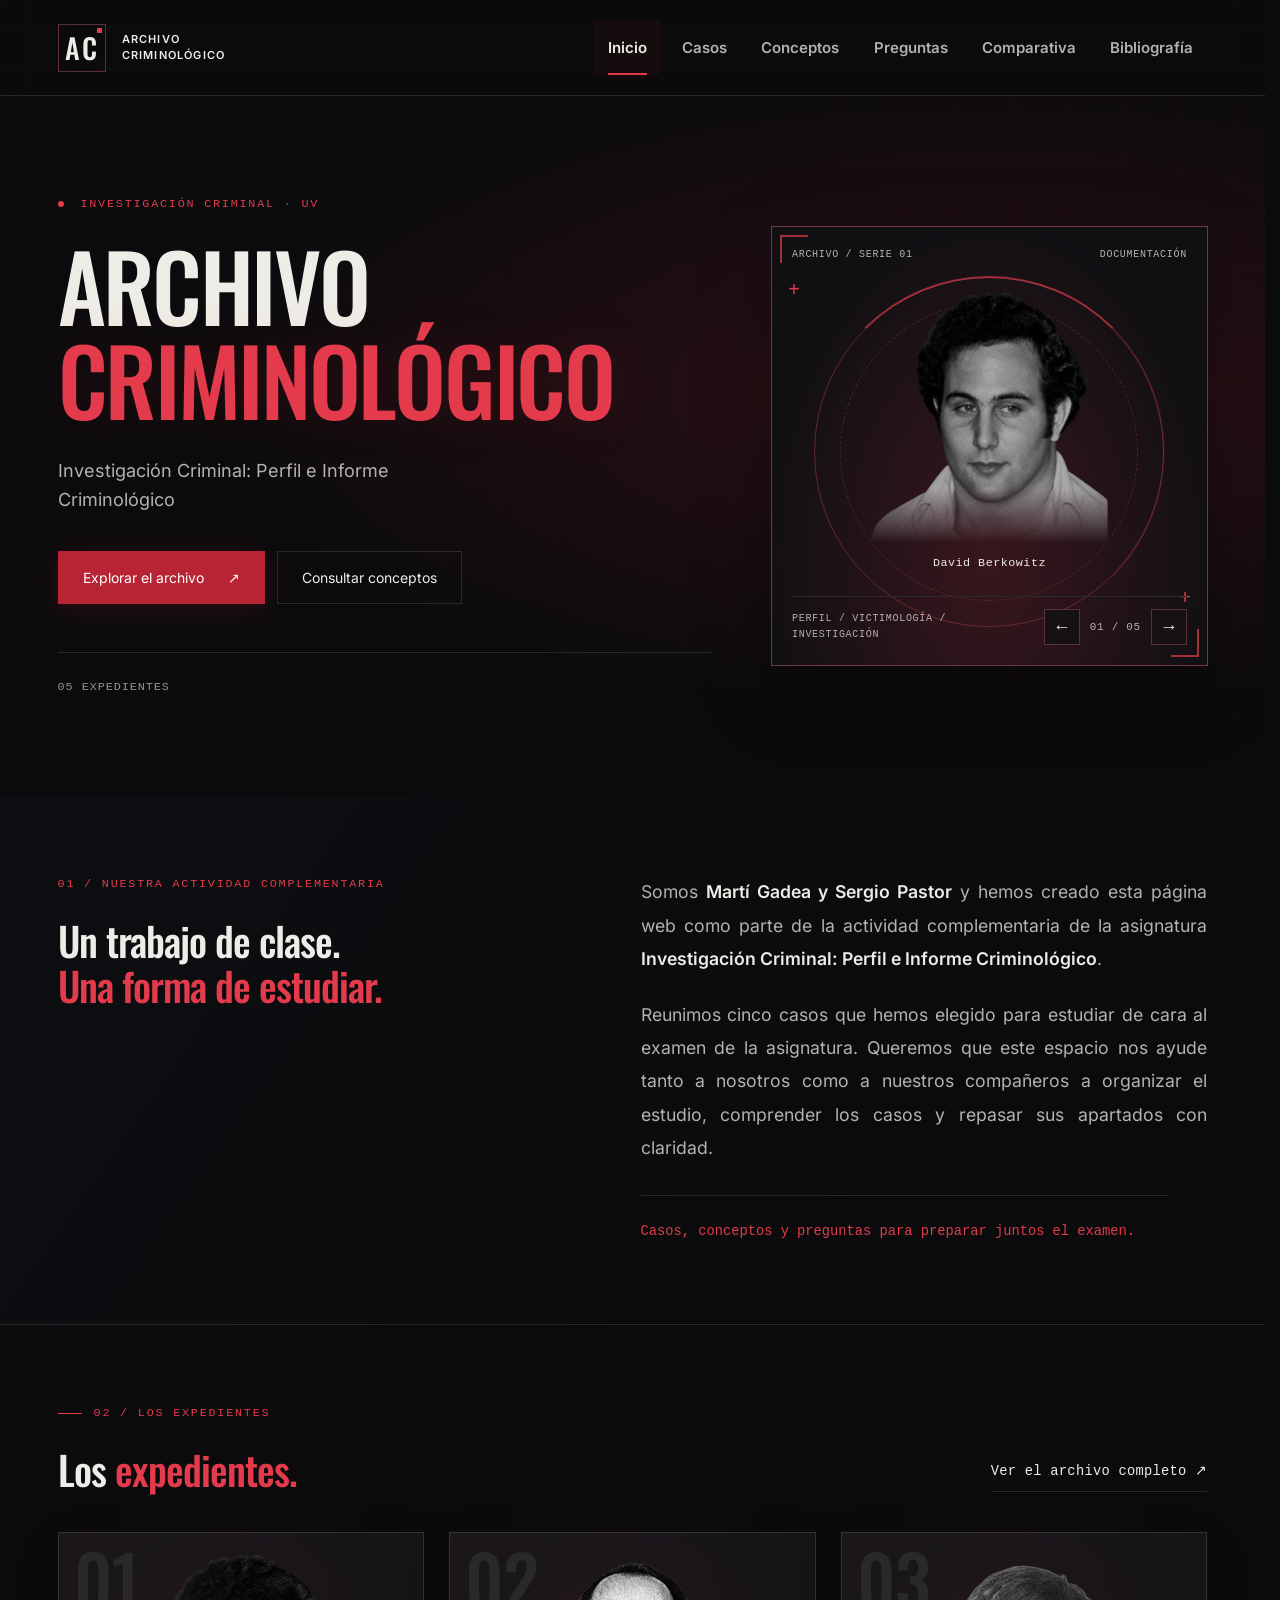
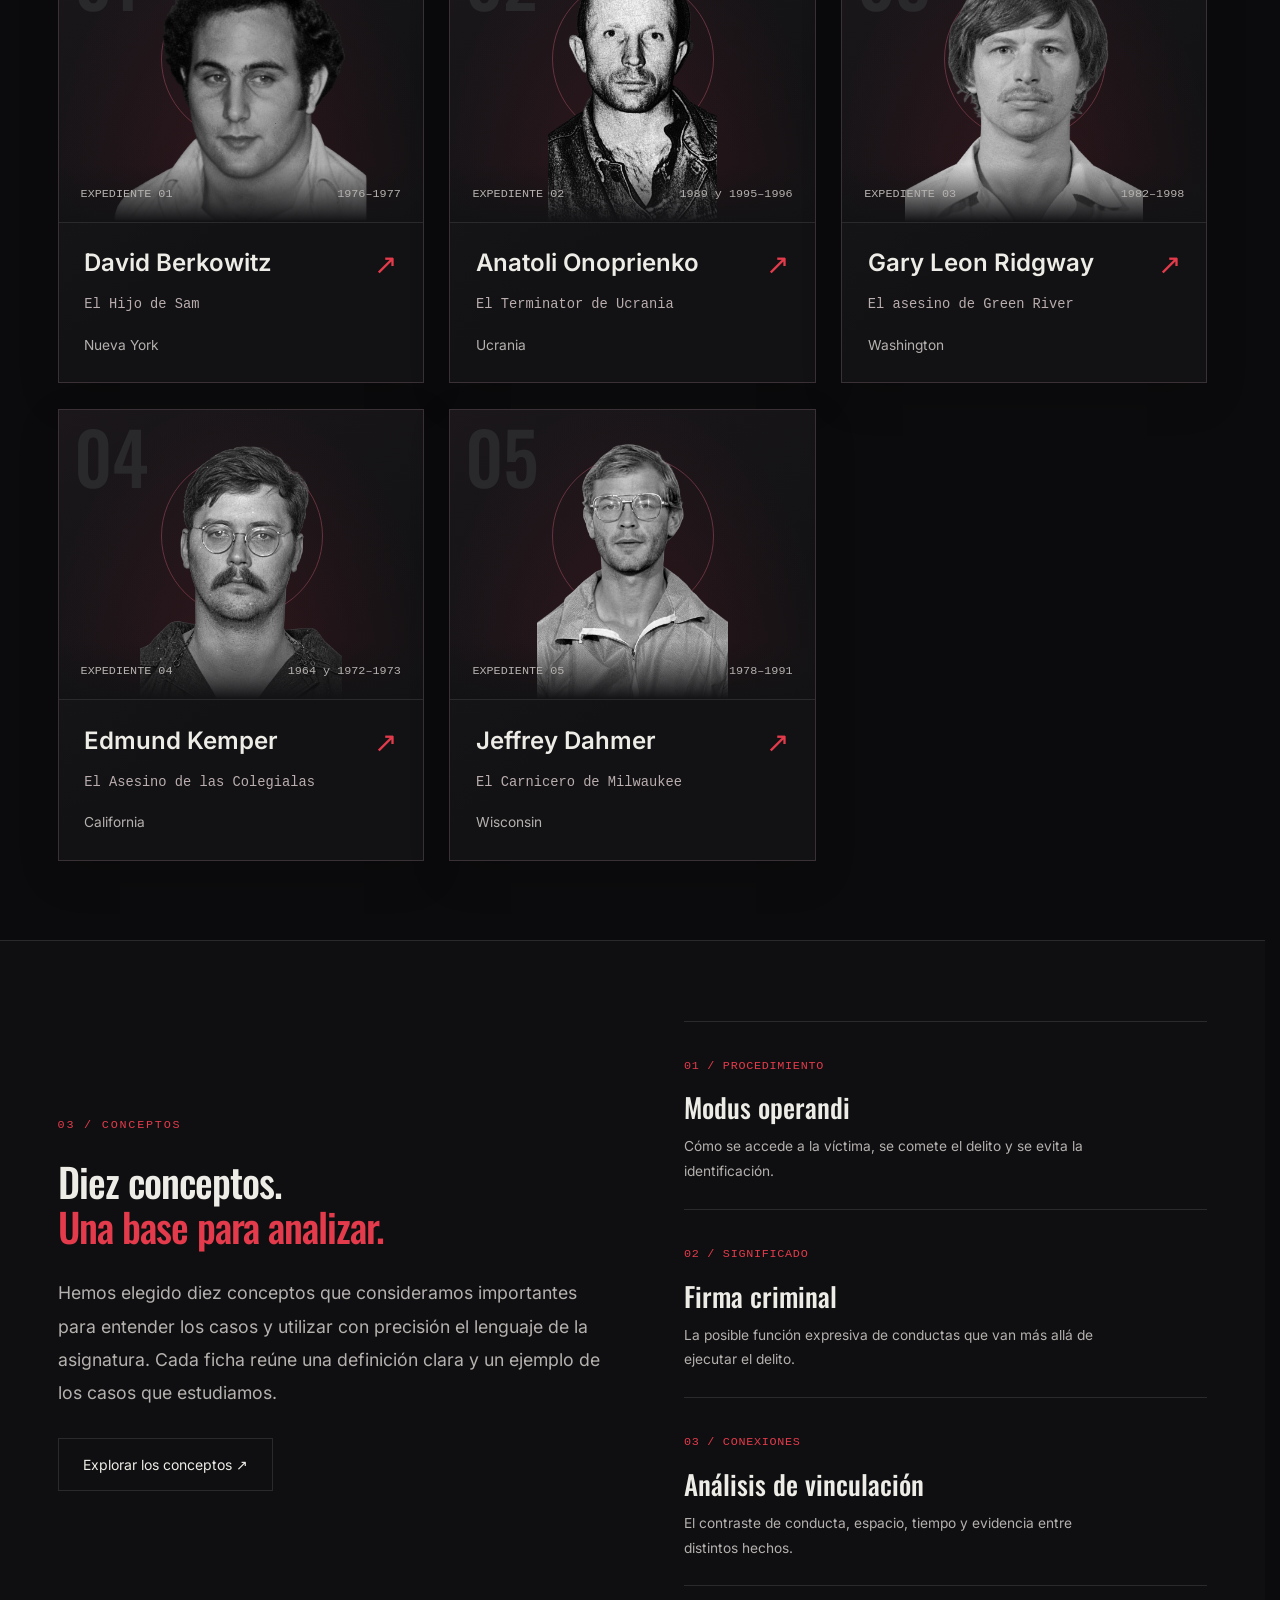
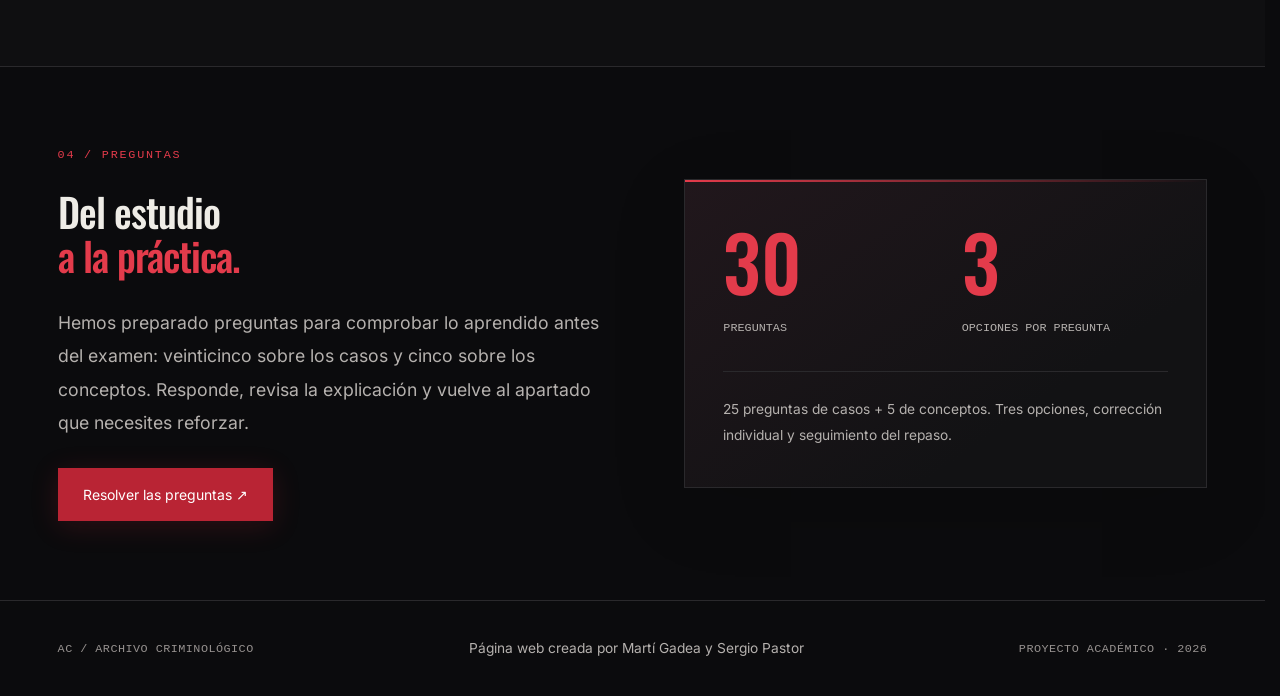
<file: index.html>
<!doctype html>
<html lang="es"><head><meta charset="utf-8"><meta name="viewport" content="width=device-width,initial-scale=1"><meta name="theme-color" content="#0b0b0d"><meta name="description" content="Archivo académico de casos para estudiantes de Investigación Criminal: Perfil e Informe Criminológico. Cinco casos, análisis de vinculación, comparativa, conceptos y preguntas tipo test."><title>Inicio — Archivo Criminológico</title><link rel="icon" href="assets/favicon.svg" type="image/svg+xml"><link rel="stylesheet" href="css/style.css?v=20261108-3"><link rel="stylesheet" href="css/motion.css?v=20261108-3"><link rel="stylesheet" href="css/study.css?v=20261108-3"><link rel="stylesheet" href="css/refinement.css?v=20261108-3"></head>
<body><a class="skip-link" href="#main">Saltar al contenido</a><div class="reading-progress" aria-hidden="true"></div>
<header class="site-header"><a class="brand" href="index.html" aria-label="Archivo Criminológico, inicio"><span class="brand-mark">AC<span class="brand-dot"></span></span><span>ARCHIVO<br>CRIMINOLÓGICO</span></a><button class="menu-toggle" type="button" aria-label="Abrir menú" aria-expanded="false" aria-controls="siteNav"><span></span><span></span></button><nav id="siteNav" aria-label="Navegación principal"><a href="index.html" class="active" aria-current="page">Inicio</a><a href="casos.html">Casos</a><a href="conceptos.html">Conceptos</a><a href="preguntas.html">Preguntas</a><a href="comparativa.html">Comparativa</a><a href="bibliografia.html">Bibliografía</a></nav><span class="header-meta">CUADERNO DE ESTUDIO <i></i></span></header>
<main id="main"><noscript><p class="no-script">Activa JavaScript para consultar el contenido interactivo del archivo.</p></noscript>
<section class="hero"><div class="hero-copy"><div class="eyebrow"><span class="live-dot"></span> INVESTIGACIÓN CRIMINAL · UV</div><h1>ARCHIVO<br><em>CRIMINOLÓGICO</em></h1><p class="hero-description">Investigación Criminal: Perfil e Informe Criminológico</p><div class="hero-actions"><a class="btn btn-red" href="casos.html">Explorar el archivo <span aria-hidden="true">↗</span></a><a class="btn btn-ghost" href="conceptos.html">Consultar conceptos</a></div><div class="hero-bottom"><span>05 EXPEDIENTES</span></div></div>
<div class="hero-visual-motion"><div class="hero-art" aria-label="Retratos de los cinco expedientes del archivo"><div class="art-top"><span>ARCHIVO / SERIE 01</span><span>DOCUMENTACIÓN</span></div><div class="orbital" aria-hidden="true"></div><span class="art-cross cross-1" aria-hidden="true">+</span><span class="art-cross cross-2" aria-hidden="true">+</span><div id="heroGallery" class="hero-gallery"><div class="hero-portraits gallery-group single-portrait is-active" role="group" aria-roledescription="diapositiva" aria-label="1 de 5: David Berkowitz"><img src="assets/portraits/berkowitz.png" alt="David Berkowitz · retrato de archivo"><span class="gallery-person">David Berkowitz</span></div></div><div class="art-bottom"><span>PERFIL / VICTIMOLOGÍA / INVESTIGACIÓN</span><div class="gallery-controls"><button type="button" id="galleryPrev" aria-label="Retrato anterior">←</button><span id="galleryCount">01 / 05</span><button type="button" id="galleryNext" aria-label="Retrato siguiente">→</button></div></div></div></div></section>
<section class="section intro academic-purpose"><div class="reveal"><div class="eyebrow">01 / NUESTRA ACTIVIDAD COMPLEMENTARIA</div><h2>Un trabajo de clase.<br><em>Una forma de estudiar.</em></h2></div><div class="purpose-copy reveal"><p>Somos <strong>Martí Gadea y Sergio Pastor</strong> y hemos creado esta página web como parte de la actividad complementaria de la asignatura <strong>Investigación Criminal: Perfil e Informe Criminológico</strong>.</p><p>Reunimos cinco casos que hemos elegido para estudiar de cara al examen de la asignatura. Queremos que este espacio nos ayude tanto a nosotros como a nuestros compañeros a organizar el estudio, comprender los casos y repasar sus apartados con claridad.</p><p class="purpose-end">Casos, conceptos y preguntas para preparar juntos el examen.</p></div></section>
<section class="section featured"><div class="section-heading reveal"><div><div class="eyebrow">02 / LOS EXPEDIENTES</div><h2>Los <em>expedientes.</em></h2></div><a class="text-link" href="casos.html">Ver el archivo completo ↗</a></div><div id="featuredCases" class="case-grid"></div></section>
<section class="section method resource-section"><div class="resource-heading reveal"><div class="eyebrow">03 / CONCEPTOS</div><h2>Diez conceptos.<br><em>Una base para analizar.</em></h2><p>Hemos elegido diez conceptos que consideramos importantes para entender los casos y utilizar con precisión el lenguaje de la asignatura. Cada ficha reúne una definición clara y un ejemplo de los casos que estudiamos.</p><a class="btn btn-ghost" href="conceptos.html">Explorar los conceptos ↗</a></div><div class="resource-terms"><article class="reveal"><span>01 / PROCEDIMIENTO</span><h3>Modus operandi</h3><p>Cómo se accede a la víctima, se comete el delito y se evita la identificación.</p></article><article class="reveal"><span>02 / SIGNIFICADO</span><h3>Firma criminal</h3><p>La posible función expresiva de conductas que van más allá de ejecutar el delito.</p></article><article class="reveal"><span>03 / CONEXIONES</span><h3>Análisis de vinculación</h3><p>El contraste de conducta, espacio, tiempo y evidencia entre distintos hechos.</p></article></div></section><section class="section resource-section questions-preview"><div class="resource-heading reveal"><div class="eyebrow">04 / PREGUNTAS</div><h2>Del estudio<br><em>a la práctica.</em></h2><p>Hemos preparado preguntas para comprobar lo aprendido antes del examen: veinticinco sobre los casos y cinco sobre los conceptos. Responde, revisa la explicación y vuelve al apartado que necesites reforzar.</p><a class="btn btn-red" href="preguntas.html">Resolver las preguntas ↗</a></div><div class="study-numbers reveal"><div><strong>30</strong><span>PREGUNTAS</span></div><div><strong>3</strong><span>OPCIONES POR PREGUNTA</span></div><p>25 preguntas de casos + 5 de conceptos. Tres opciones, corrección individual y seguimiento del repaso.</p></div></section></main>
<footer><a class="footer-brand" href="index.html">AC / ARCHIVO CRIMINOLÓGICO</a><p>Página web creada por Martí Gadea y Sergio Pastor</p><span>PROYECTO ACADÉMICO · 2026</span></footer><script src="js/data.js?v=20261108-3"></script><script src="js/app.js?v=20261108-3"></script><script src="js/experience.js?v=20261108-3"></script></body></html>
</file>
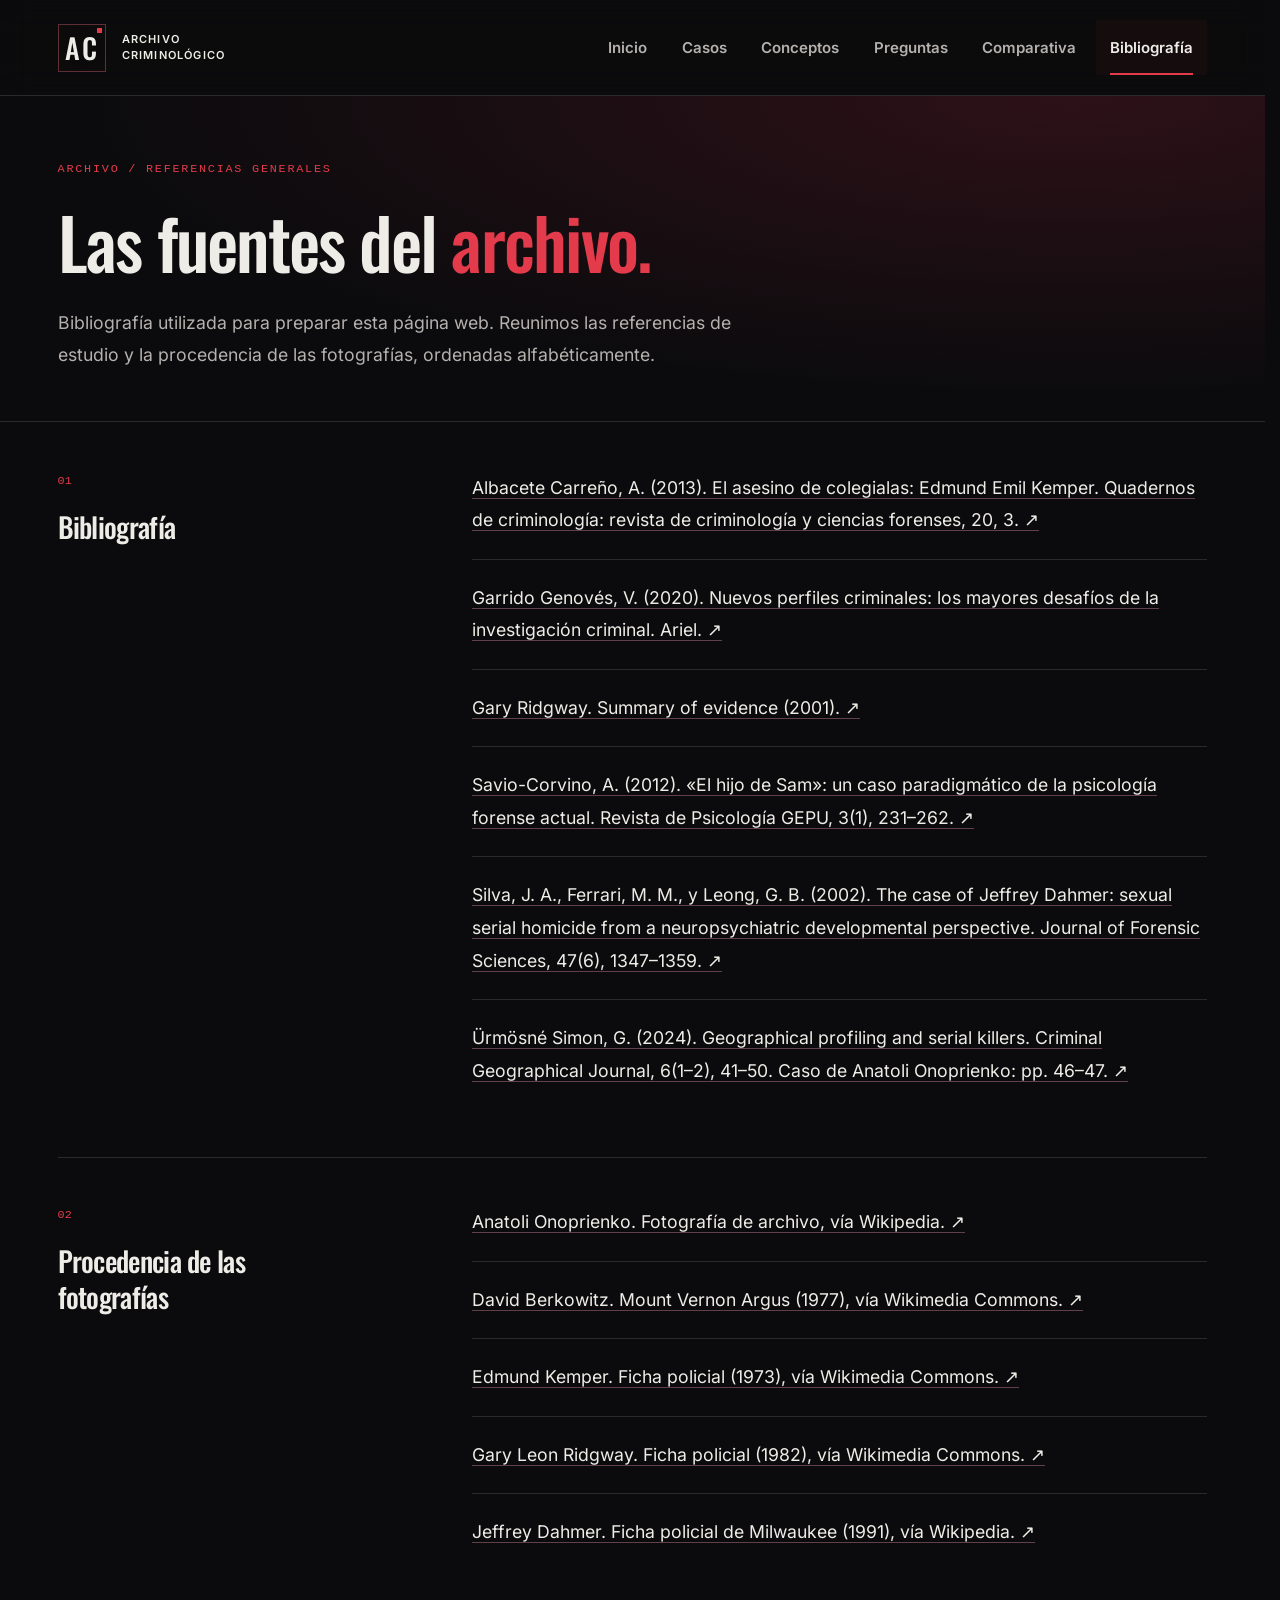
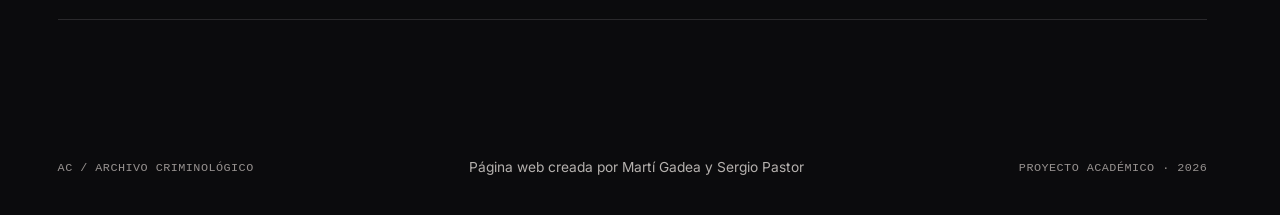
<file: bibliografia.html>
<!doctype html>
<html lang="es"><head><meta charset="utf-8"><meta name="viewport" content="width=device-width,initial-scale=1"><meta name="theme-color" content="#0b0b0d"><meta name="description" content="Archivo académico de casos para estudiantes de Investigación Criminal: Perfil e Informe Criminológico. Cinco casos, análisis de vinculación, comparativa, conceptos y preguntas tipo test."><title>Bibliografía — Archivo Criminológico</title><link rel="icon" href="assets/favicon.svg" type="image/svg+xml"><link rel="stylesheet" href="css/style.css?v=20261108-3"><link rel="stylesheet" href="css/motion.css?v=20261108-3"><link rel="stylesheet" href="css/study.css?v=20261108-3"><link rel="stylesheet" href="css/refinement.css?v=20261108-3"></head>
<body><a class="skip-link" href="#main">Saltar al contenido</a><div class="reading-progress" aria-hidden="true"></div>
<header class="site-header"><a class="brand" href="index.html" aria-label="Archivo Criminológico, inicio"><span class="brand-mark">AC<span class="brand-dot"></span></span><span>ARCHIVO<br>CRIMINOLÓGICO</span></a><button class="menu-toggle" type="button" aria-label="Abrir menú" aria-expanded="false" aria-controls="siteNav"><span></span><span></span></button><nav id="siteNav" aria-label="Navegación principal"><a href="index.html">Inicio</a><a href="casos.html">Casos</a><a href="conceptos.html">Conceptos</a><a href="preguntas.html">Preguntas</a><a href="comparativa.html">Comparativa</a><a href="bibliografia.html" class="active" aria-current="page">Bibliografía</a></nav><span class="header-meta">CUADERNO DE ESTUDIO <i></i></span></header>
<main id="main"><section class="page-hero"><div class="eyebrow">ARCHIVO / REFERENCIAS GENERALES</div><h1>Las fuentes del <em>archivo.</em></h1><p>Bibliografía utilizada para preparar esta página web. Reunimos las referencias de estudio y la procedencia de las fotografías, ordenadas alfabéticamente.</p></section><section class="bibliography-section"><div id="bibliographyList" class="bibliography-groups"></div><noscript><p>Activa JavaScript para consultar las referencias bibliográficas.</p></noscript></section></main>
<footer><a class="footer-brand" href="index.html">AC / ARCHIVO CRIMINOLÓGICO</a><p>Página web creada por Martí Gadea y Sergio Pastor</p><span>PROYECTO ACADÉMICO · 2026</span></footer><script src="js/data.js?v=20261108-3"></script><script src="js/bibliography.js?v=20261108-3"></script><script src="js/app.js?v=20261108-3"></script><script src="js/experience.js?v=20261108-3"></script></body></html>
</file>
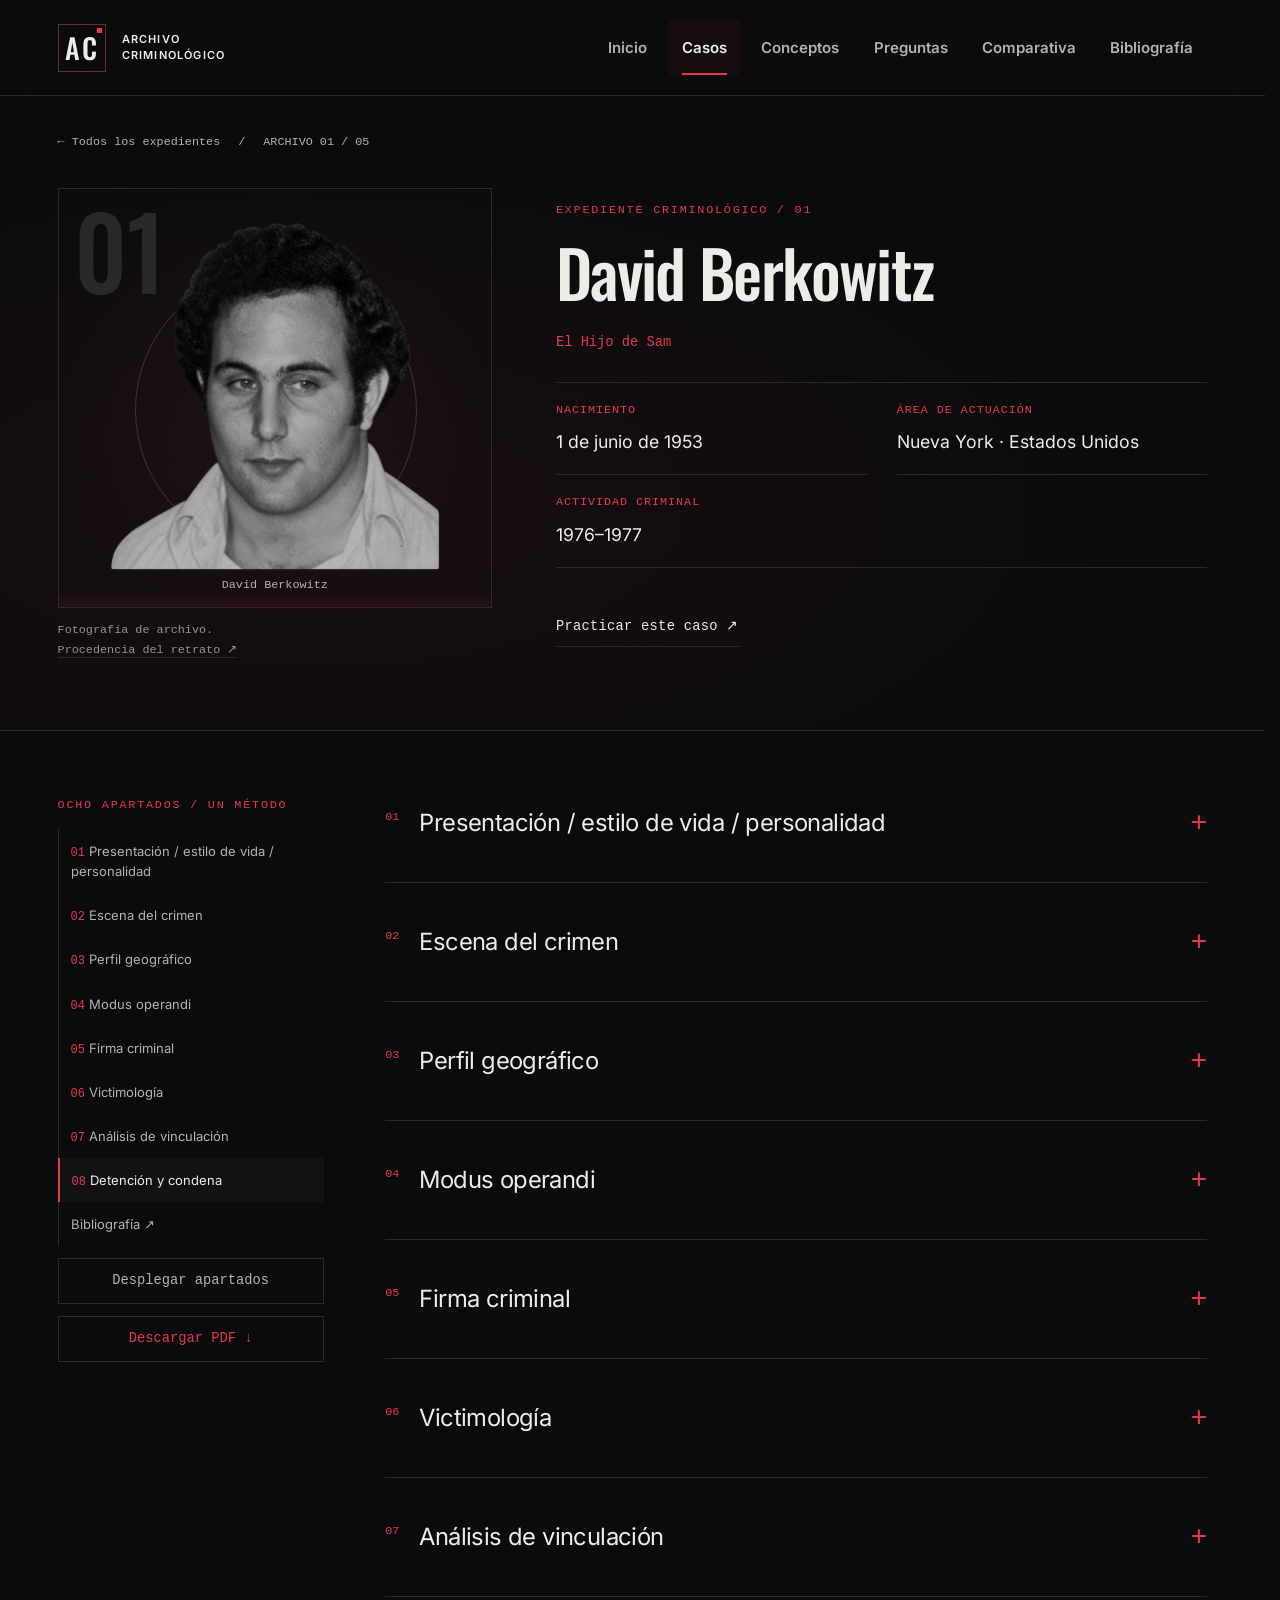
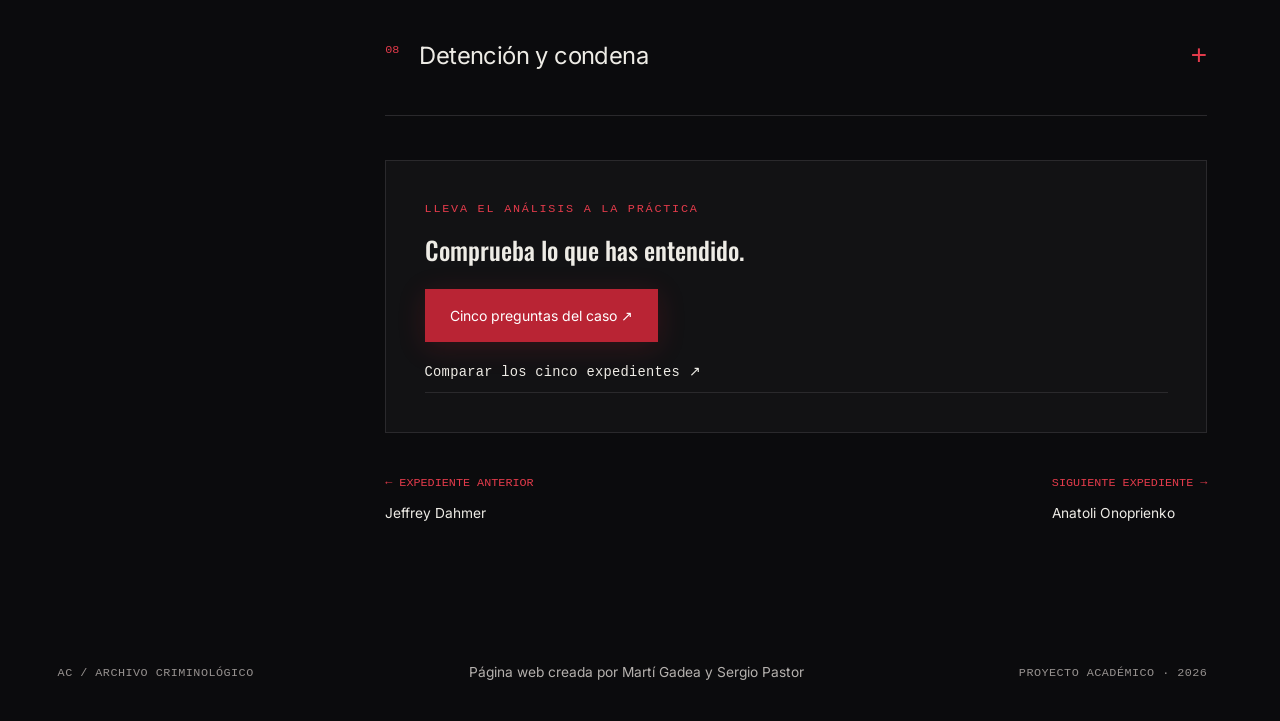
<file: caso.html>
<!doctype html>
<html lang="es"><head><meta charset="utf-8"><meta name="viewport" content="width=device-width,initial-scale=1"><meta name="theme-color" content="#0b0b0d"><meta name="description" content="Archivo académico de casos para estudiantes de Investigación Criminal: Perfil e Informe Criminológico. Cinco casos, análisis de vinculación, comparativa, conceptos y preguntas tipo test."><title>Expediente — Archivo Criminológico</title><link rel="icon" href="assets/favicon.svg" type="image/svg+xml"><link rel="stylesheet" href="css/style.css?v=20261108-3"><link rel="stylesheet" href="css/motion.css?v=20261108-3"><link rel="stylesheet" href="css/study.css?v=20261108-3"><link rel="stylesheet" href="css/refinement.css?v=20261108-3"></head>
<body><a class="skip-link" href="#main">Saltar al contenido</a><div class="reading-progress" aria-hidden="true"></div>
<header class="site-header"><a class="brand" href="index.html" aria-label="Archivo Criminológico, inicio"><span class="brand-mark">AC<span class="brand-dot"></span></span><span>ARCHIVO<br>CRIMINOLÓGICO</span></a><button class="menu-toggle" type="button" aria-label="Abrir menú" aria-expanded="false" aria-controls="siteNav"><span></span><span></span></button><nav id="siteNav" aria-label="Navegación principal"><a href="index.html">Inicio</a><a href="casos.html" class="active" aria-current="page">Casos</a><a href="conceptos.html">Conceptos</a><a href="preguntas.html">Preguntas</a><a href="comparativa.html">Comparativa</a><a href="bibliografia.html">Bibliografía</a></nav><span class="header-meta">CUADERNO DE ESTUDIO <i></i></span></header>
<main id="main"><noscript><p class="no-script">Activa JavaScript para consultar el contenido interactivo del archivo.</p></noscript><div id="casePage"></div></main>
<footer><a class="footer-brand" href="index.html">AC / ARCHIVO CRIMINOLÓGICO</a><p>Página web creada por Martí Gadea y Sergio Pastor</p><span>PROYECTO ACADÉMICO · 2026</span></footer><script src="js/data.js?v=20261108-3"></script><script src="js/app.js?v=20261108-3"></script><script src="js/experience.js?v=20261108-3"></script></body></html>
</file>
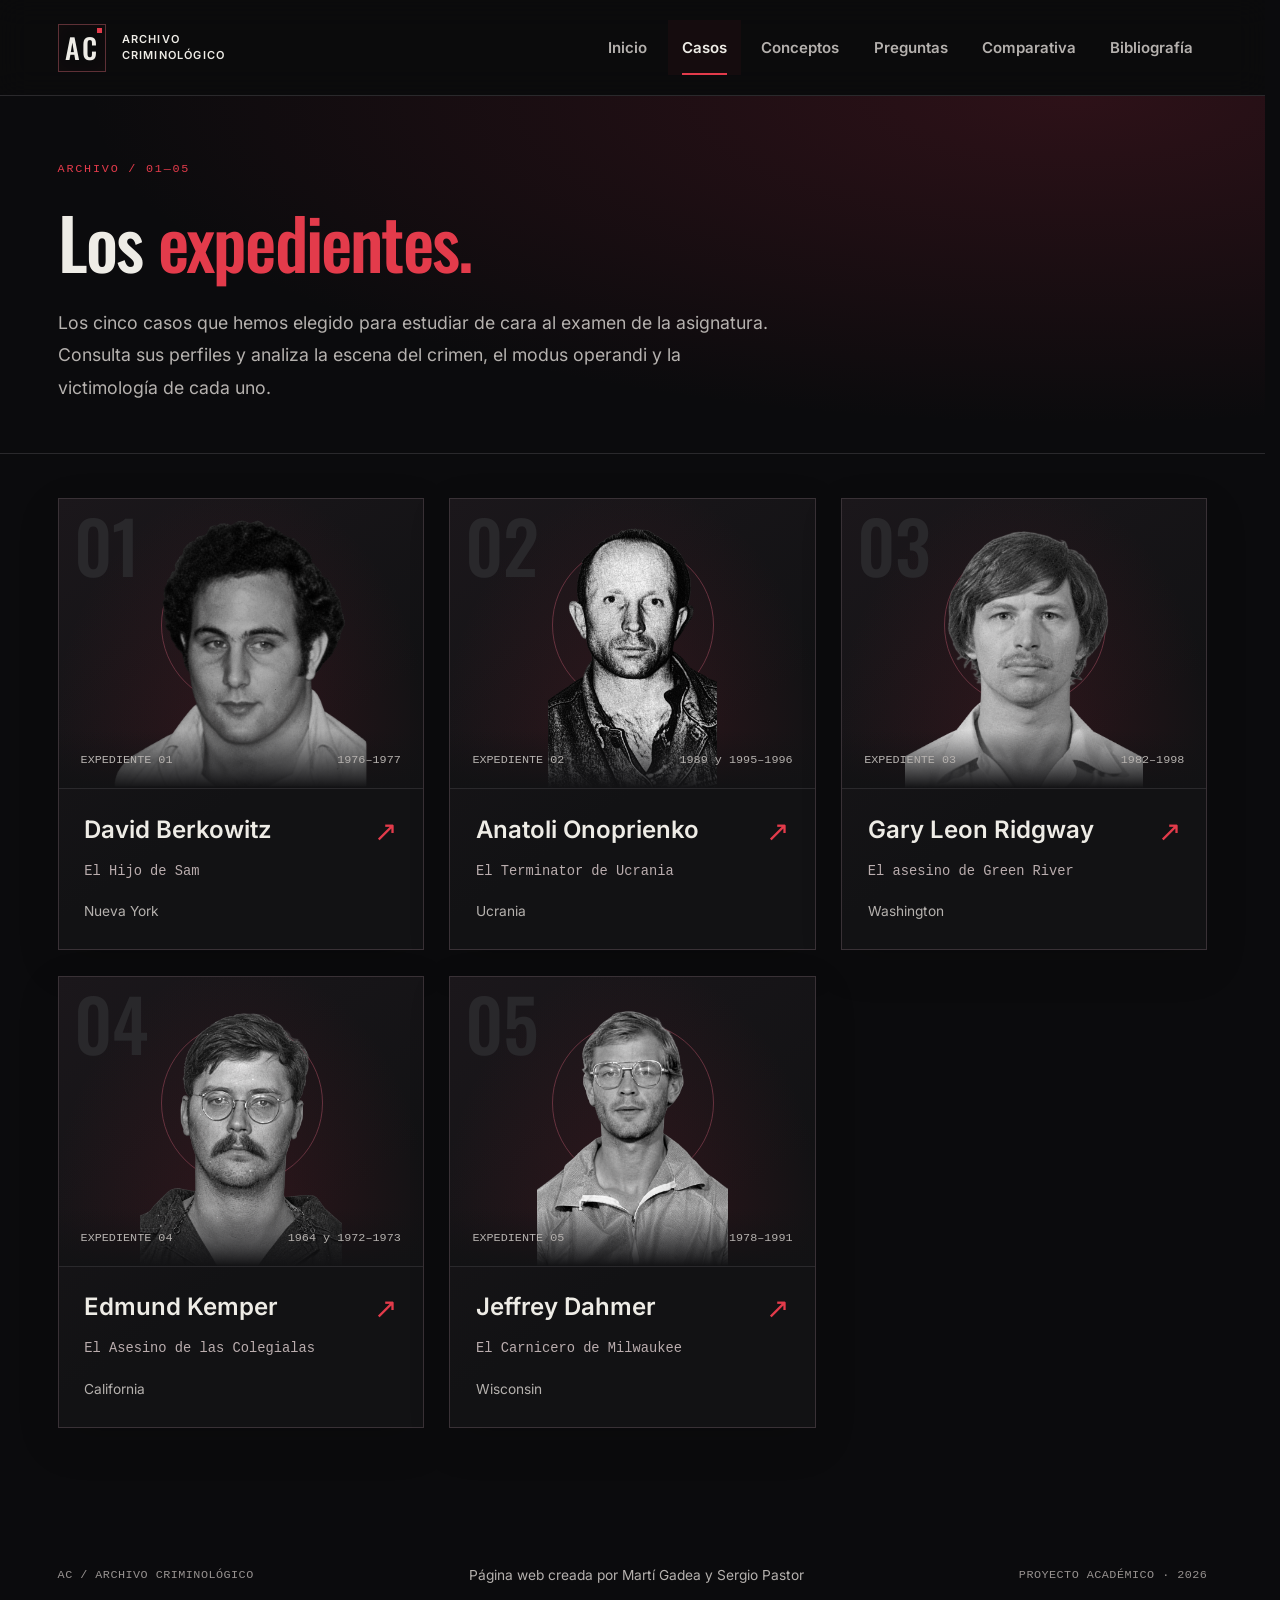
<file: casos.html>
<!doctype html>
<html lang="es"><head><meta charset="utf-8"><meta name="viewport" content="width=device-width,initial-scale=1"><meta name="theme-color" content="#0b0b0d"><meta name="description" content="Archivo académico de casos para estudiantes de Investigación Criminal: Perfil e Informe Criminológico. Cinco casos, análisis de vinculación, comparativa, conceptos y preguntas tipo test."><title>Casos — Archivo Criminológico</title><link rel="icon" href="assets/favicon.svg" type="image/svg+xml"><link rel="stylesheet" href="css/style.css?v=20261108-3"><link rel="stylesheet" href="css/motion.css?v=20261108-3"><link rel="stylesheet" href="css/study.css?v=20261108-3"><link rel="stylesheet" href="css/refinement.css?v=20261108-3"></head>
<body><a class="skip-link" href="#main">Saltar al contenido</a><div class="reading-progress" aria-hidden="true"></div>
<header class="site-header"><a class="brand" href="index.html" aria-label="Archivo Criminológico, inicio"><span class="brand-mark">AC<span class="brand-dot"></span></span><span>ARCHIVO<br>CRIMINOLÓGICO</span></a><button class="menu-toggle" type="button" aria-label="Abrir menú" aria-expanded="false" aria-controls="siteNav"><span></span><span></span></button><nav id="siteNav" aria-label="Navegación principal"><a href="index.html">Inicio</a><a href="casos.html" class="active" aria-current="page">Casos</a><a href="conceptos.html">Conceptos</a><a href="preguntas.html">Preguntas</a><a href="comparativa.html">Comparativa</a><a href="bibliografia.html">Bibliografía</a></nav><span class="header-meta">CUADERNO DE ESTUDIO <i></i></span></header>
<main id="main"><noscript><p class="no-script">Activa JavaScript para consultar el contenido interactivo del archivo.</p></noscript><section class="page-hero"><div class="eyebrow">ARCHIVO / 01—05</div><h1>Los <em>expedientes.</em></h1><p>Los cinco casos que hemos elegido para estudiar de cara al examen de la asignatura. Consulta sus perfiles y analiza la escena del crimen, el modus operandi y la victimología de cada uno.</p></section><section class="cases-section"><div id="allCases" class="case-grid"></div></section></main>
<footer><a class="footer-brand" href="index.html">AC / ARCHIVO CRIMINOLÓGICO</a><p>Página web creada por Martí Gadea y Sergio Pastor</p><span>PROYECTO ACADÉMICO · 2026</span></footer><script src="js/data.js?v=20261108-3"></script><script src="js/app.js?v=20261108-3"></script><script src="js/experience.js?v=20261108-3"></script></body></html>
</file>
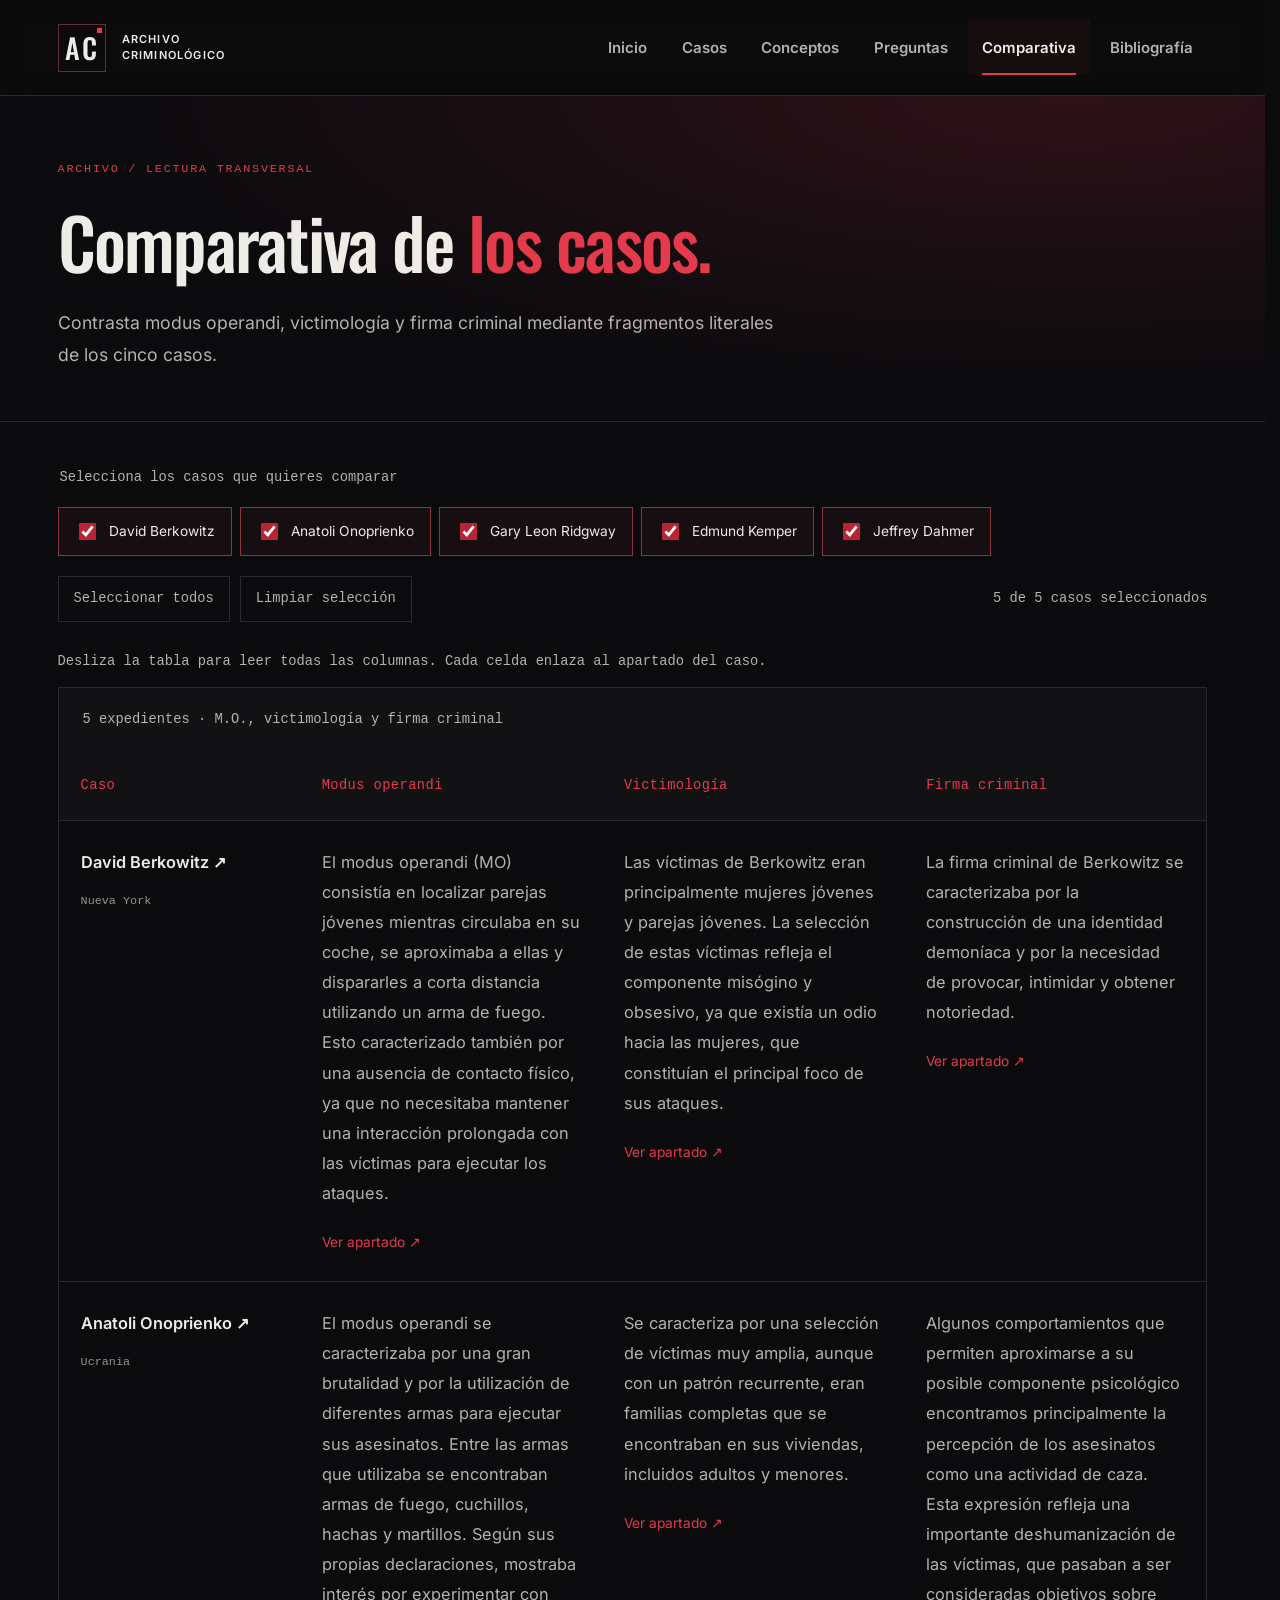
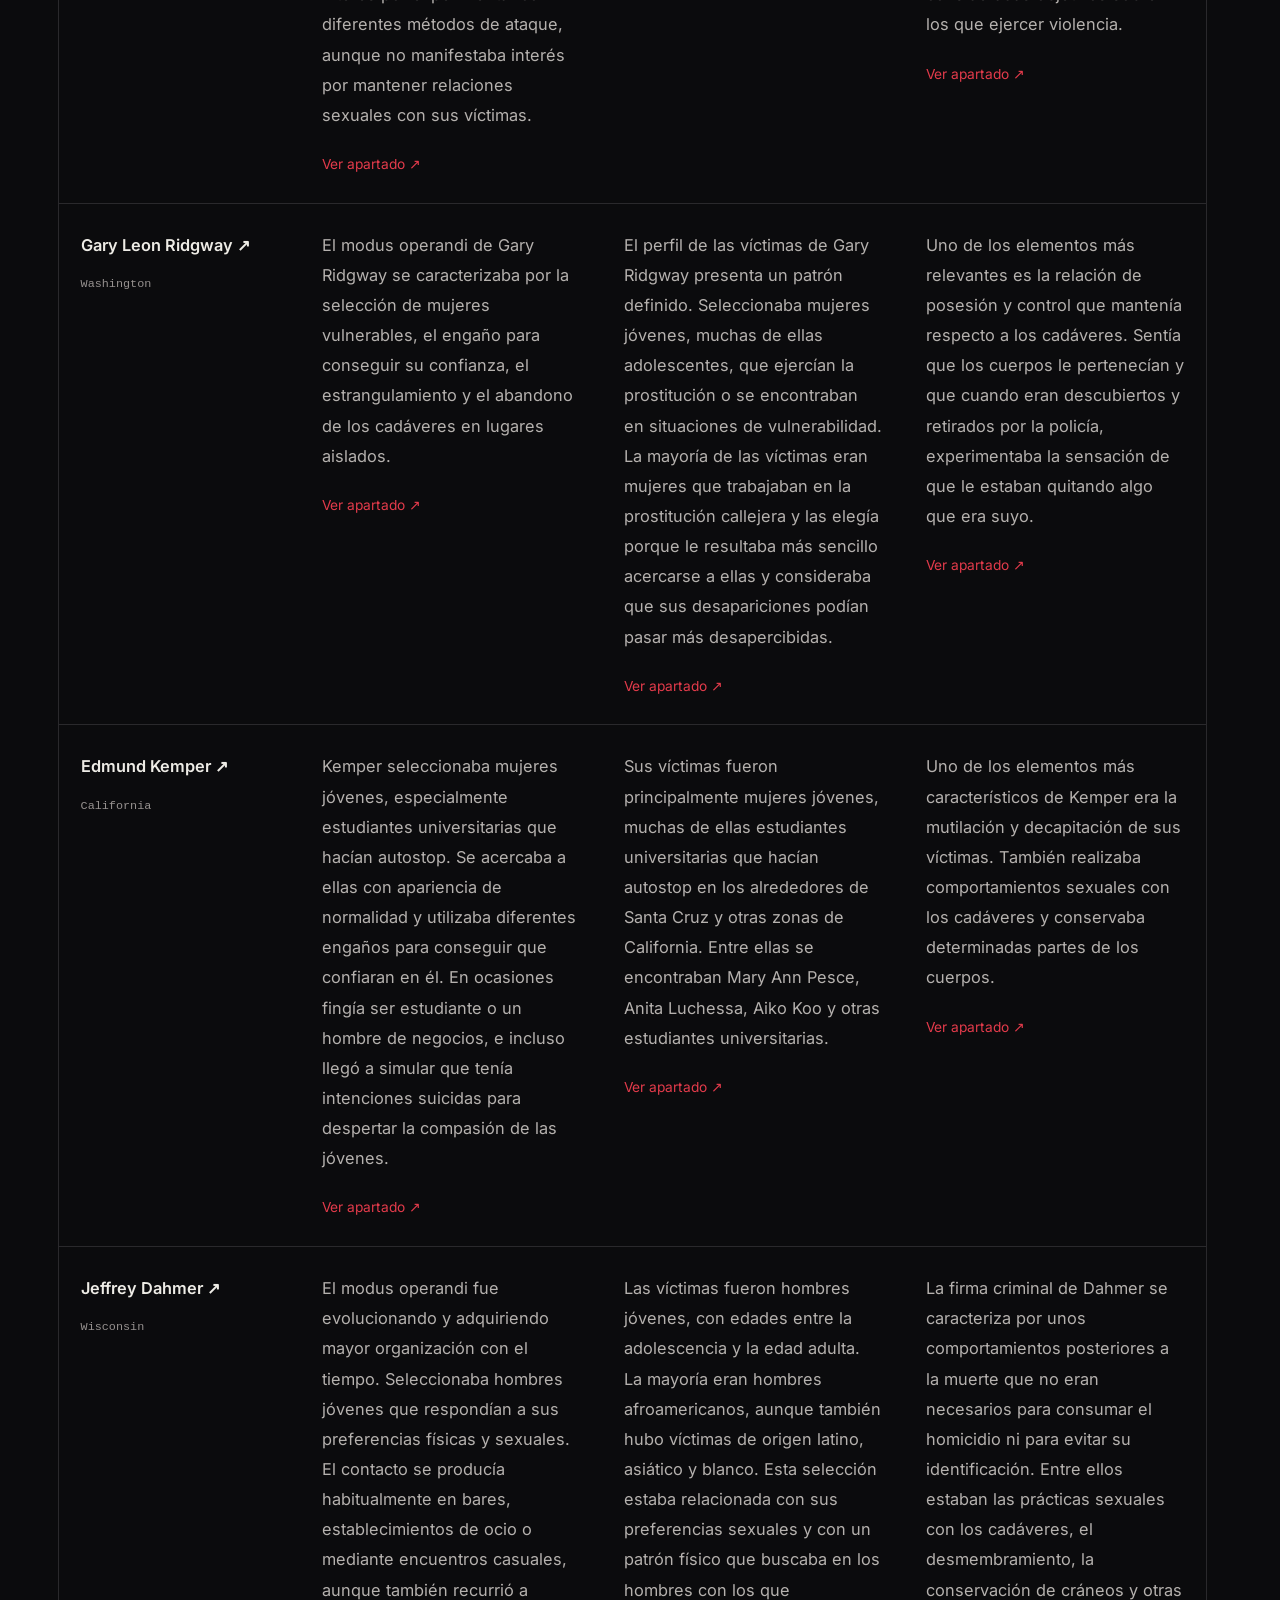
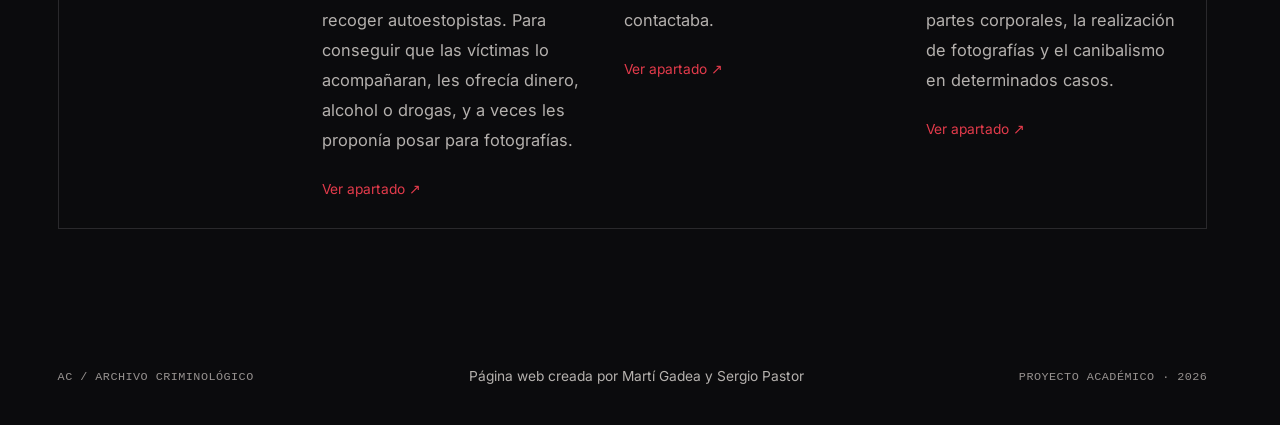
<file: comparativa.html>
<!doctype html>
<html lang="es"><head><meta charset="utf-8"><meta name="viewport" content="width=device-width,initial-scale=1"><meta name="theme-color" content="#0b0b0d"><meta name="description" content="Archivo académico de casos para estudiantes de Investigación Criminal: Perfil e Informe Criminológico. Cinco casos, análisis de vinculación, comparativa, conceptos y preguntas tipo test."><title>Comparativa — Archivo Criminológico</title><link rel="icon" href="assets/favicon.svg" type="image/svg+xml"><link rel="stylesheet" href="css/style.css?v=20261108-3"><link rel="stylesheet" href="css/motion.css?v=20261108-3"><link rel="stylesheet" href="css/study.css?v=20261108-3"><link rel="stylesheet" href="css/refinement.css?v=20261108-3"></head>
<body><a class="skip-link" href="#main">Saltar al contenido</a><div class="reading-progress" aria-hidden="true"></div>
<header class="site-header"><a class="brand" href="index.html" aria-label="Archivo Criminológico, inicio"><span class="brand-mark">AC<span class="brand-dot"></span></span><span>ARCHIVO<br>CRIMINOLÓGICO</span></a><button class="menu-toggle" type="button" aria-label="Abrir menú" aria-expanded="false" aria-controls="siteNav"><span></span><span></span></button><nav id="siteNav" aria-label="Navegación principal"><a href="index.html">Inicio</a><a href="casos.html">Casos</a><a href="conceptos.html">Conceptos</a><a href="preguntas.html">Preguntas</a><a href="comparativa.html" class="active" aria-current="page">Comparativa</a><a href="bibliografia.html">Bibliografía</a></nav><span class="header-meta">CUADERNO DE ESTUDIO <i></i></span></header>
<main id="main"><noscript><p class="no-script">Activa JavaScript para consultar el contenido interactivo del archivo.</p></noscript><section class="page-hero"><div class="eyebrow">ARCHIVO / LECTURA TRANSVERSAL</div><h1>Comparativa de <em>los casos.</em></h1><p>Contrasta modus operandi, victimología y firma criminal mediante fragmentos literales de los cinco casos.</p></section><section class="comparison-section"><div class="compare-controls"><fieldset><legend>Selecciona los casos que quieres comparar</legend><div id="compareSelection" class="compare-selection"></div></fieldset><div class="compare-toolbar"><button id="selectAll" class="small-button" type="button">Seleccionar todos</button><button id="clearSelection" class="small-button" type="button">Limpiar selección</button><span id="compareCount" role="status" aria-live="polite"></span></div></div><p class="table-hint">Desliza la tabla para leer todas las columnas. Cada celda enlaza al apartado del caso.</p><div class="table-scroll" tabindex="0" role="region" aria-label="Tabla comparativa, desplazable horizontalmente"><table id="comparisonTable"></table></div></section></main>
<footer><a class="footer-brand" href="index.html">AC / ARCHIVO CRIMINOLÓGICO</a><p>Página web creada por Martí Gadea y Sergio Pastor</p><span>PROYECTO ACADÉMICO · 2026</span></footer><script src="js/data.js?v=20261108-3"></script><script src="js/app.js?v=20261108-3"></script><script src="js/experience.js?v=20261108-3"></script></body></html>
</file>
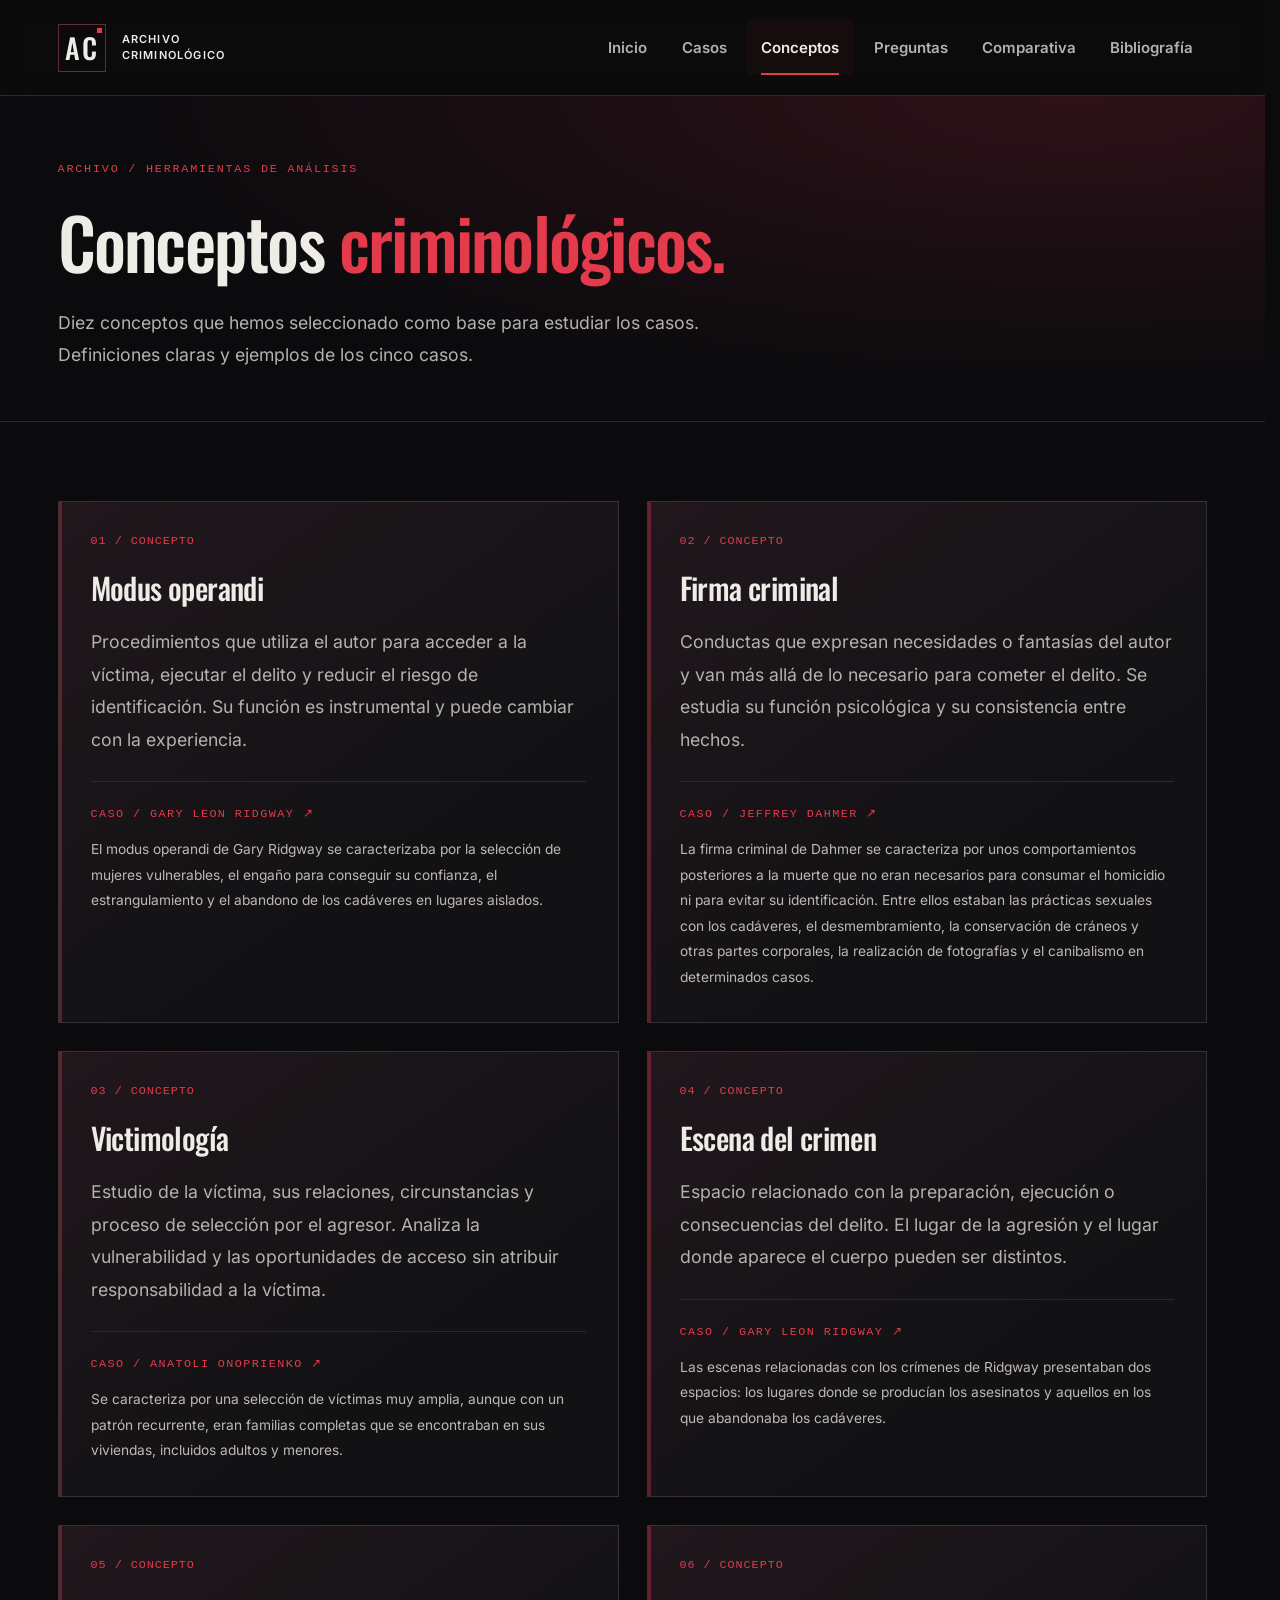
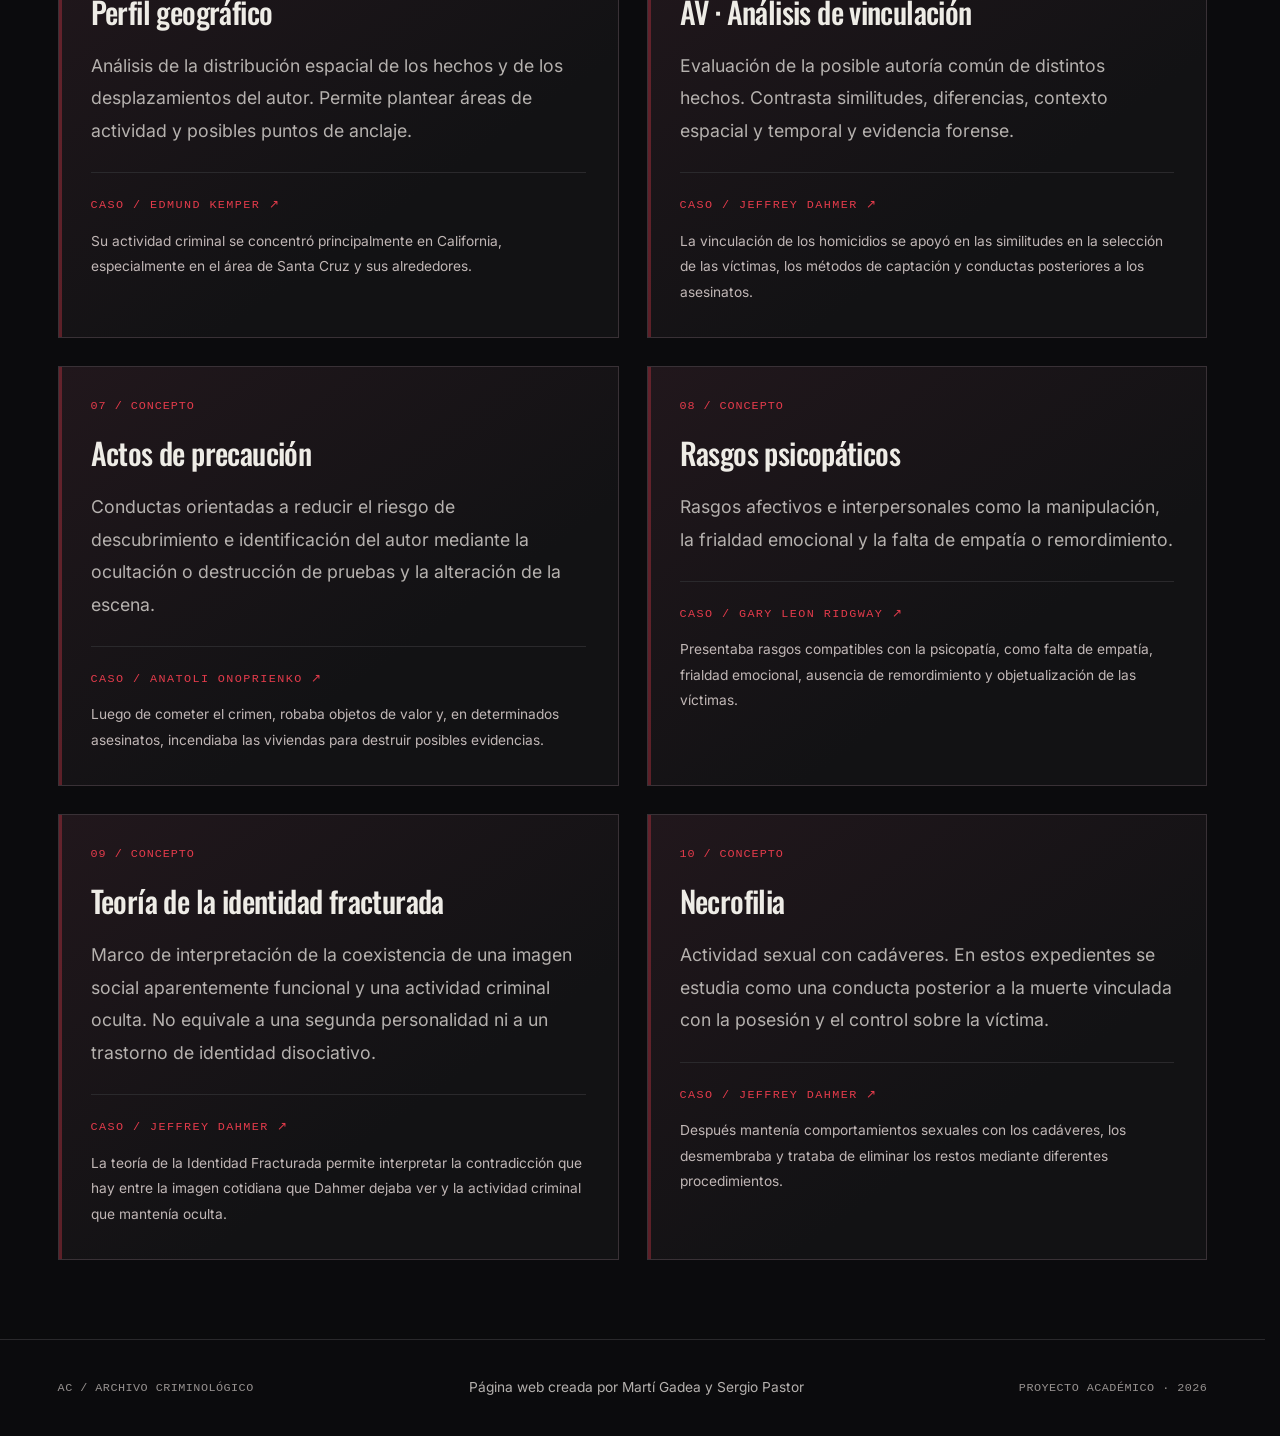
<file: conceptos.html>
<!doctype html>
<html lang="es"><head><meta charset="utf-8"><meta name="viewport" content="width=device-width,initial-scale=1"><meta name="theme-color" content="#0b0b0d"><meta name="description" content="Archivo académico de casos para estudiantes de Investigación Criminal: Perfil e Informe Criminológico. Cinco casos, análisis de vinculación, comparativa, conceptos y preguntas tipo test."><title>Conceptos — Archivo Criminológico</title><link rel="icon" href="assets/favicon.svg" type="image/svg+xml"><link rel="stylesheet" href="css/style.css?v=20261108-3"><link rel="stylesheet" href="css/motion.css?v=20261108-3"><link rel="stylesheet" href="css/study.css?v=20261108-3"><link rel="stylesheet" href="css/refinement.css?v=20261108-3"></head>
<body><a class="skip-link" href="#main">Saltar al contenido</a><div class="reading-progress" aria-hidden="true"></div>
<header class="site-header"><a class="brand" href="index.html" aria-label="Archivo Criminológico, inicio"><span class="brand-mark">AC<span class="brand-dot"></span></span><span>ARCHIVO<br>CRIMINOLÓGICO</span></a><button class="menu-toggle" type="button" aria-label="Abrir menú" aria-expanded="false" aria-controls="siteNav"><span></span><span></span></button><nav id="siteNav" aria-label="Navegación principal"><a href="index.html">Inicio</a><a href="casos.html">Casos</a><a href="conceptos.html" class="active" aria-current="page">Conceptos</a><a href="preguntas.html">Preguntas</a><a href="comparativa.html">Comparativa</a><a href="bibliografia.html">Bibliografía</a></nav><span class="header-meta">CUADERNO DE ESTUDIO <i></i></span></header>
<main id="main"><noscript><p class="no-script">Activa JavaScript para consultar el contenido interactivo del archivo.</p></noscript><section class="page-hero"><div class="eyebrow">ARCHIVO / HERRAMIENTAS DE ANÁLISIS</div><h1>Conceptos <em>criminológicos.</em></h1><p>Diez conceptos que hemos seleccionado como base para estudiar los casos. Definiciones claras y ejemplos de los cinco casos.</p></section><section class="section concepts"><div id="conceptGrid" class="concept-grid"></div></section></main>
<footer><a class="footer-brand" href="index.html">AC / ARCHIVO CRIMINOLÓGICO</a><p>Página web creada por Martí Gadea y Sergio Pastor</p><span>PROYECTO ACADÉMICO · 2026</span></footer><script src="js/data.js?v=20261108-3"></script><script src="js/app.js?v=20261108-3"></script><script src="js/experience.js?v=20261108-3"></script></body></html>
</file>
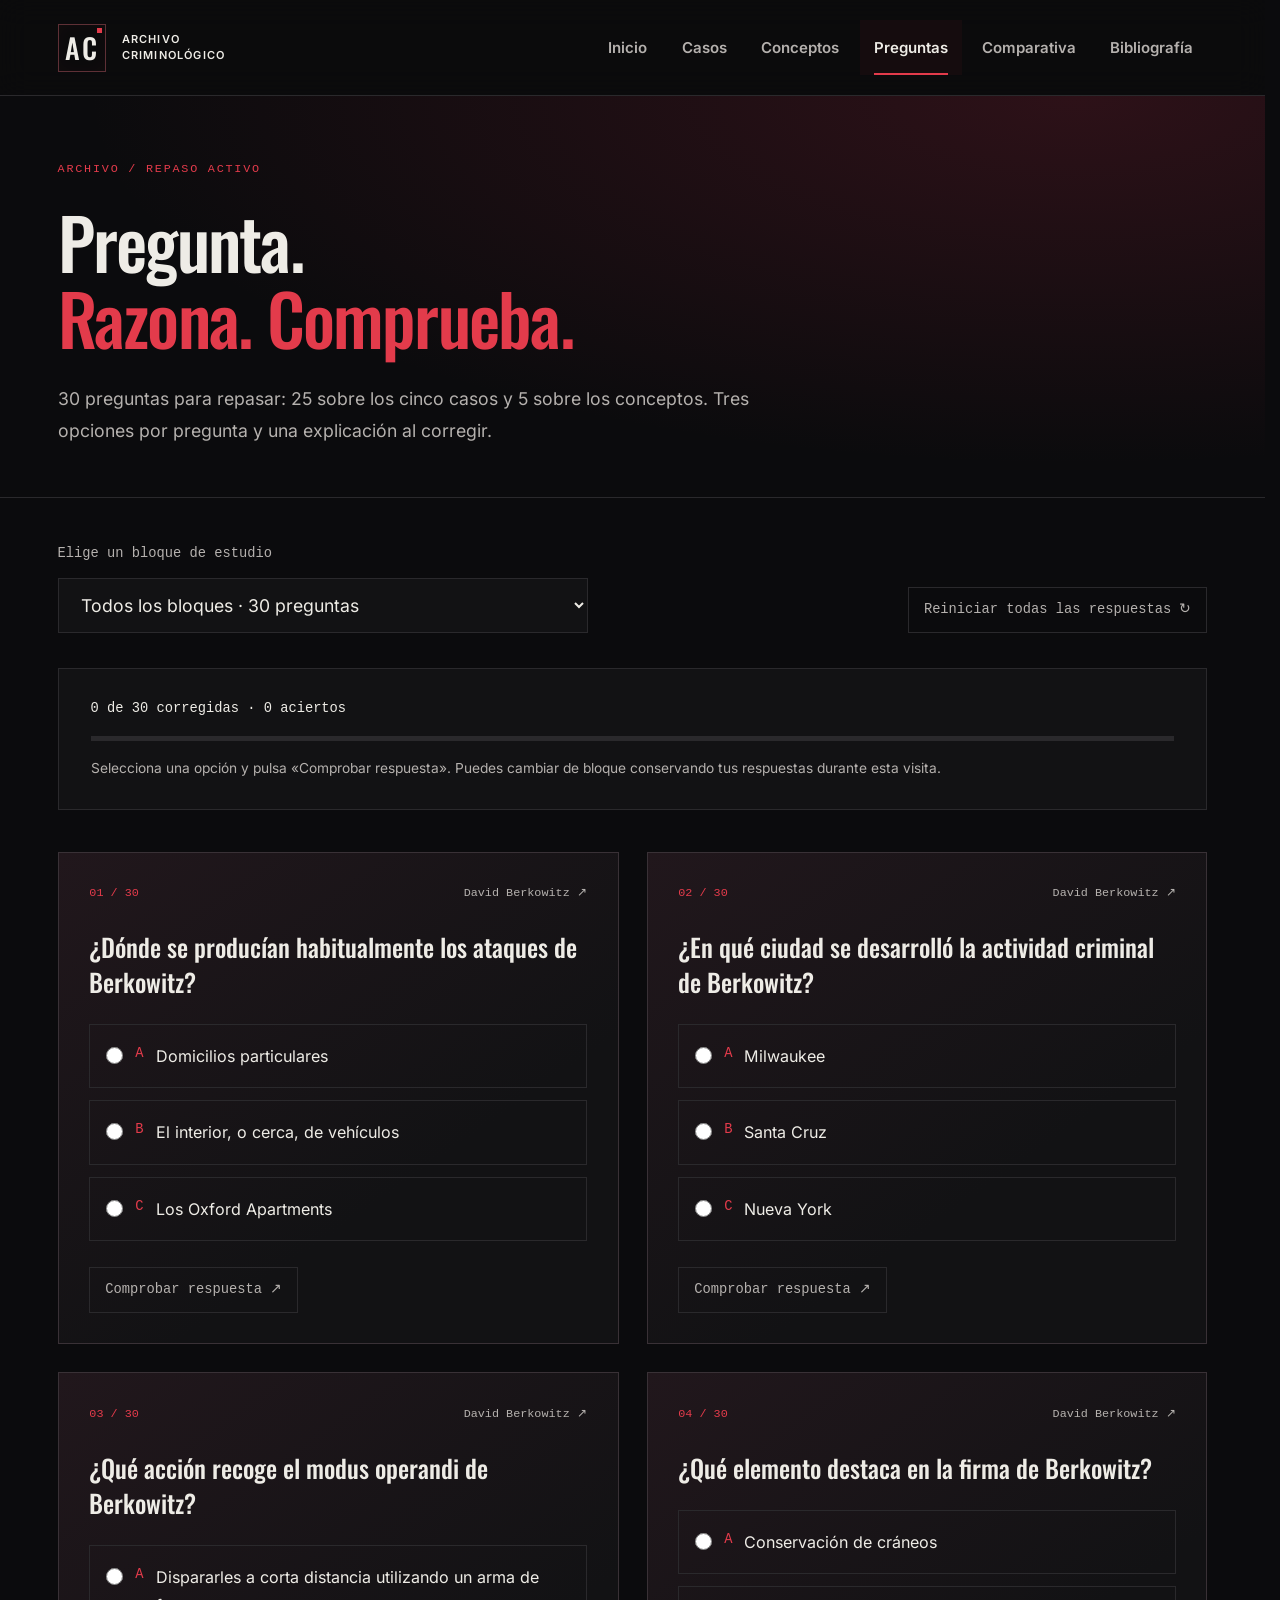
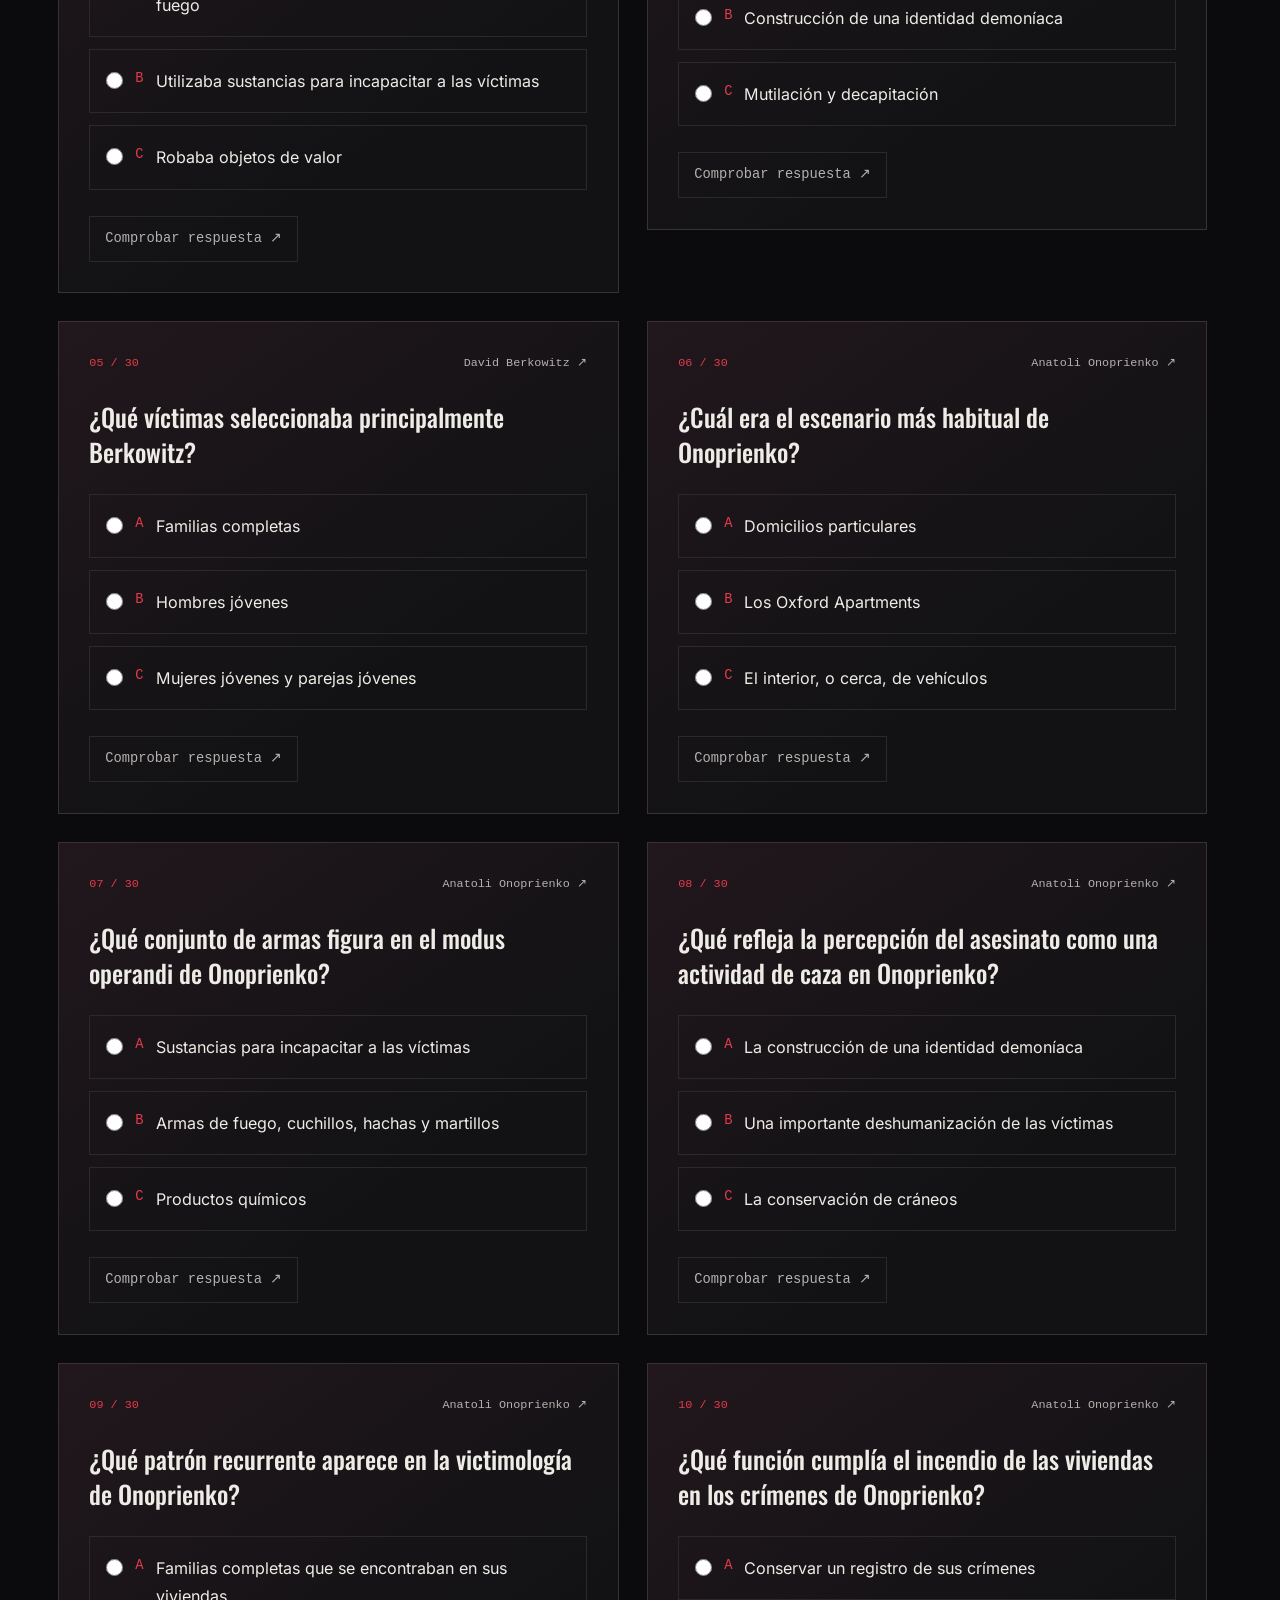
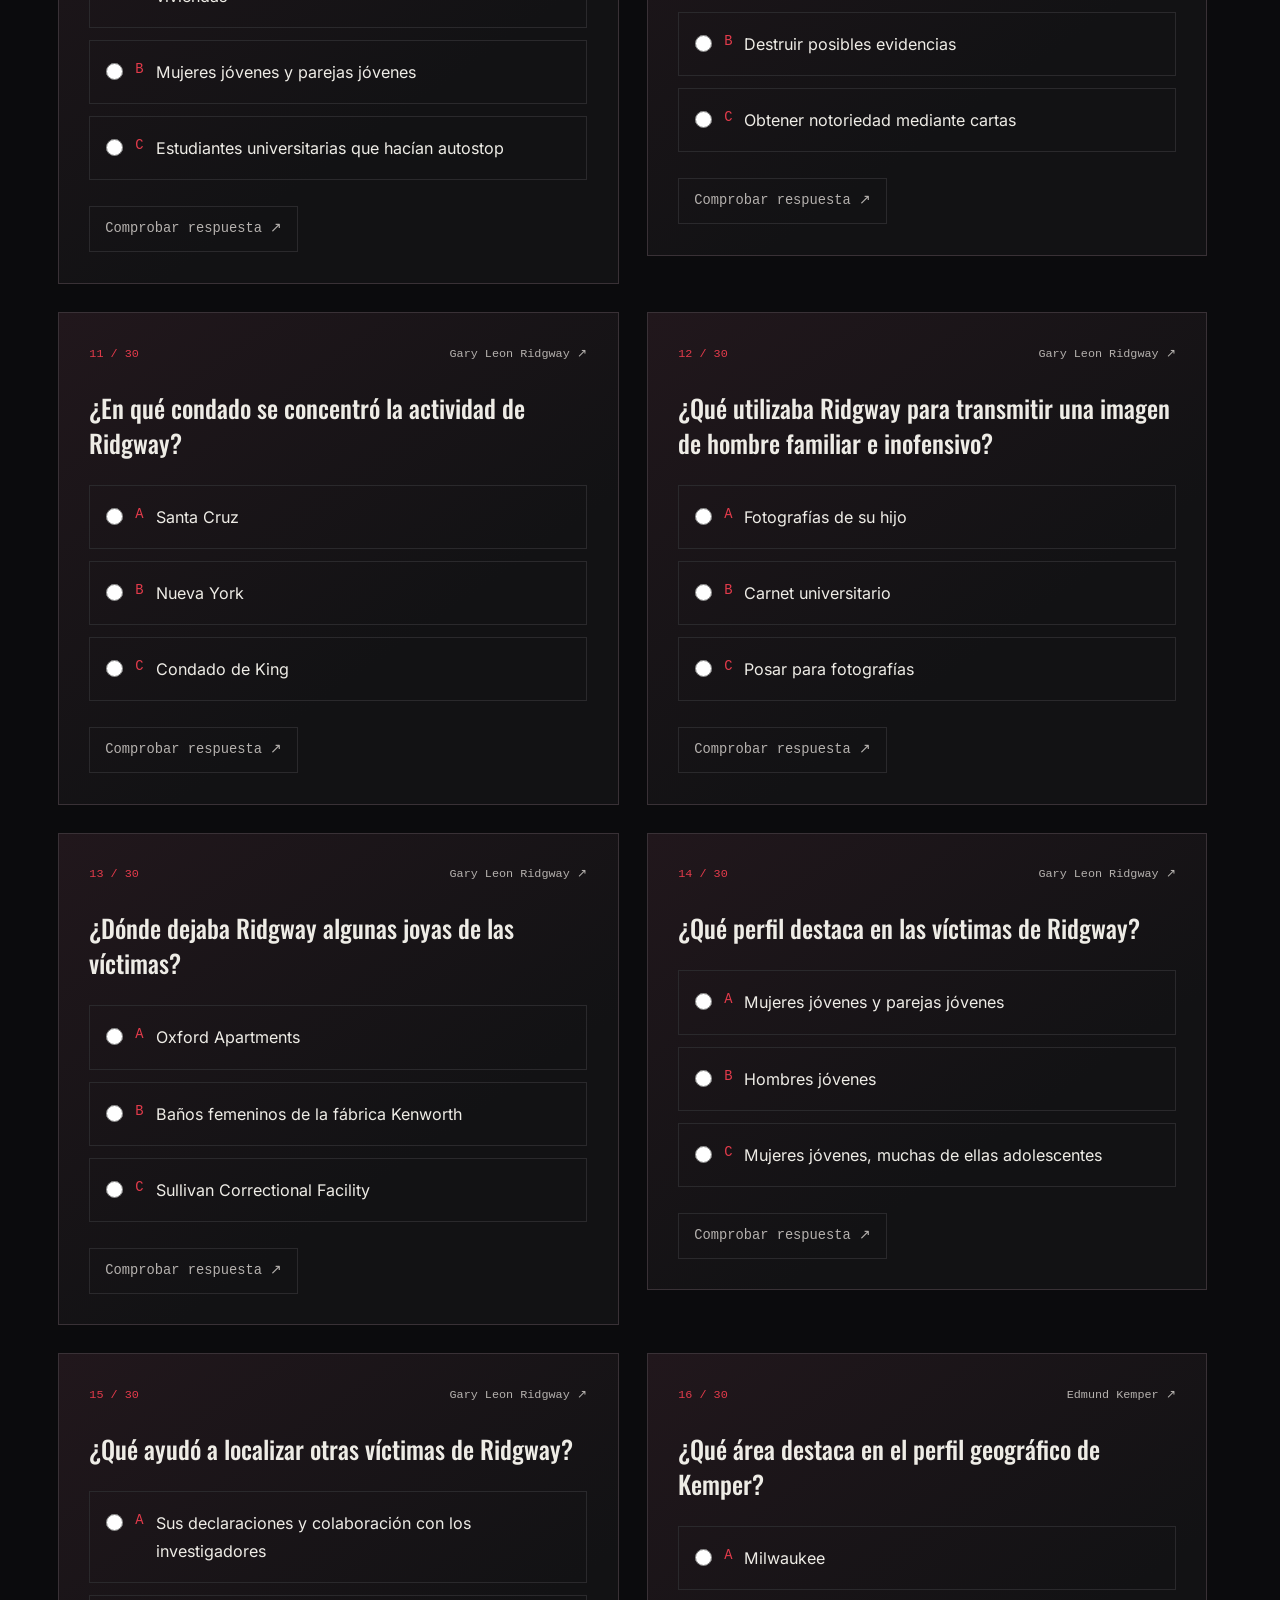
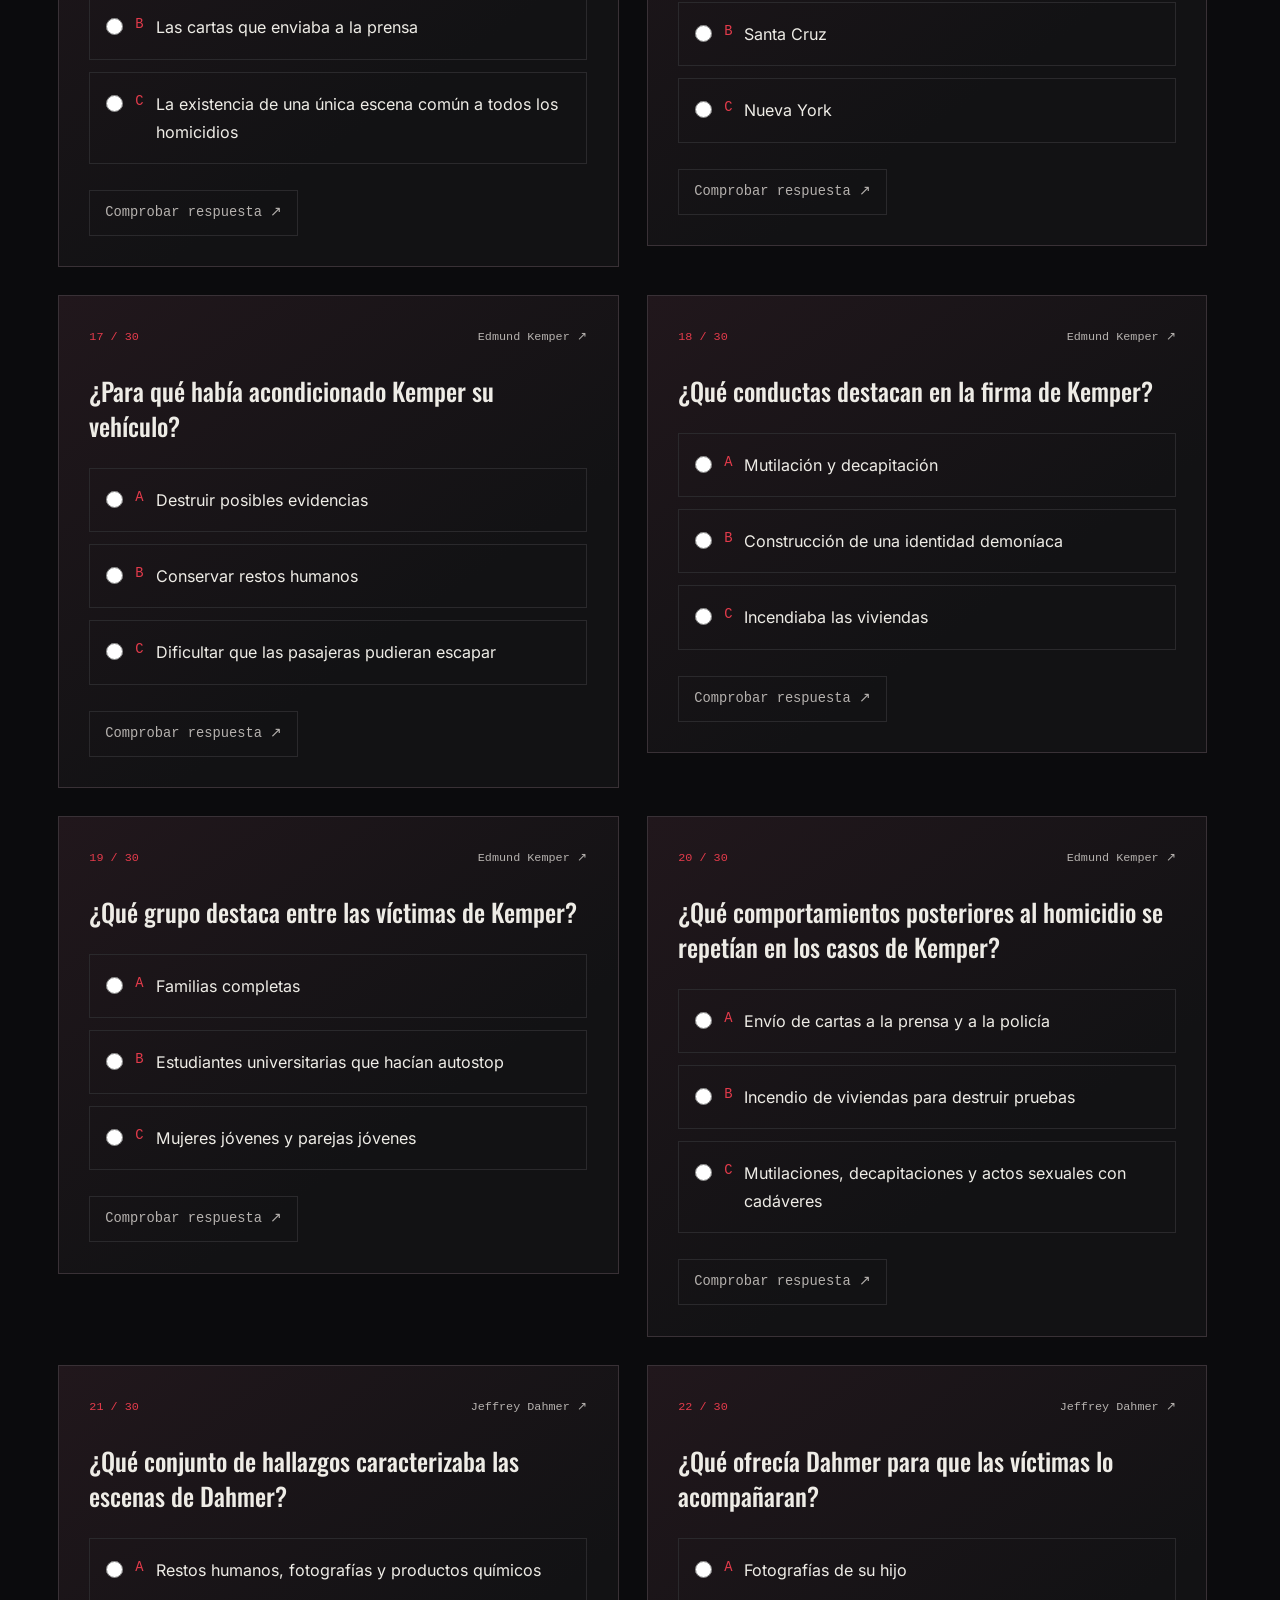
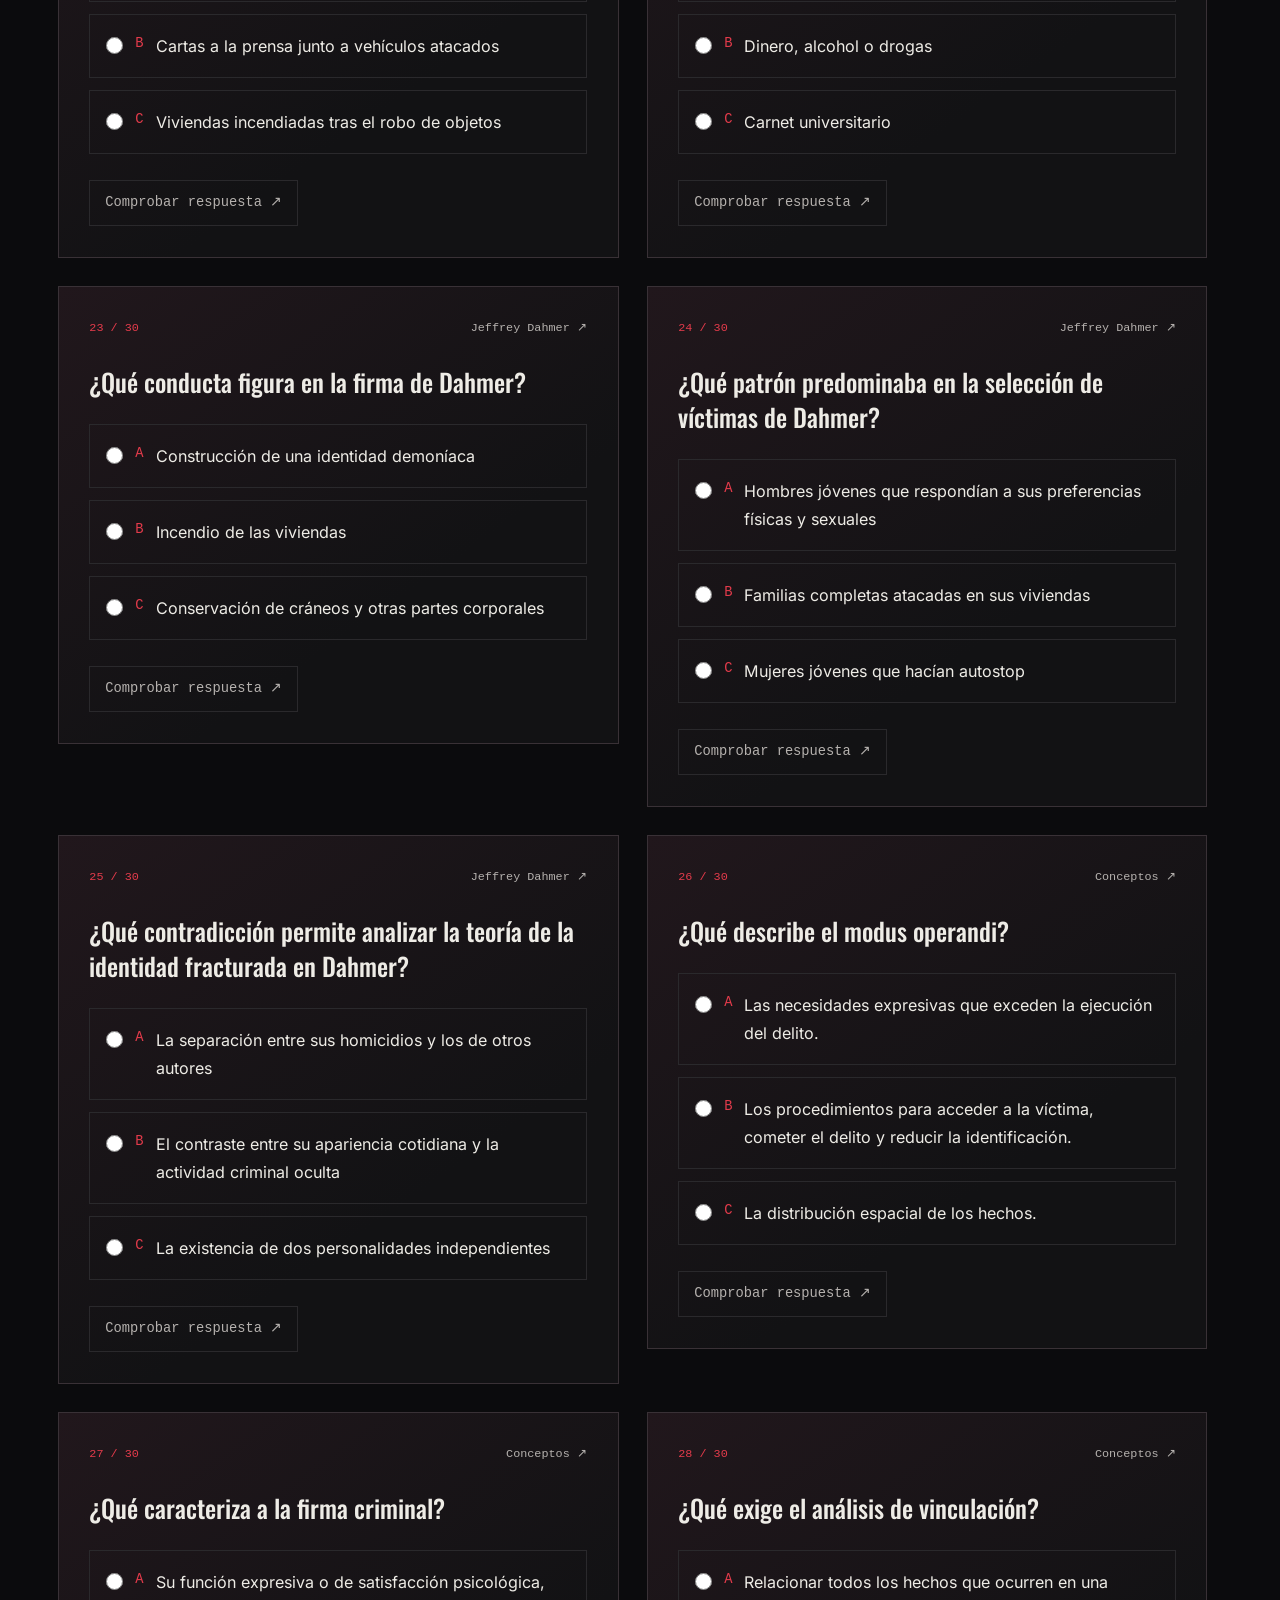
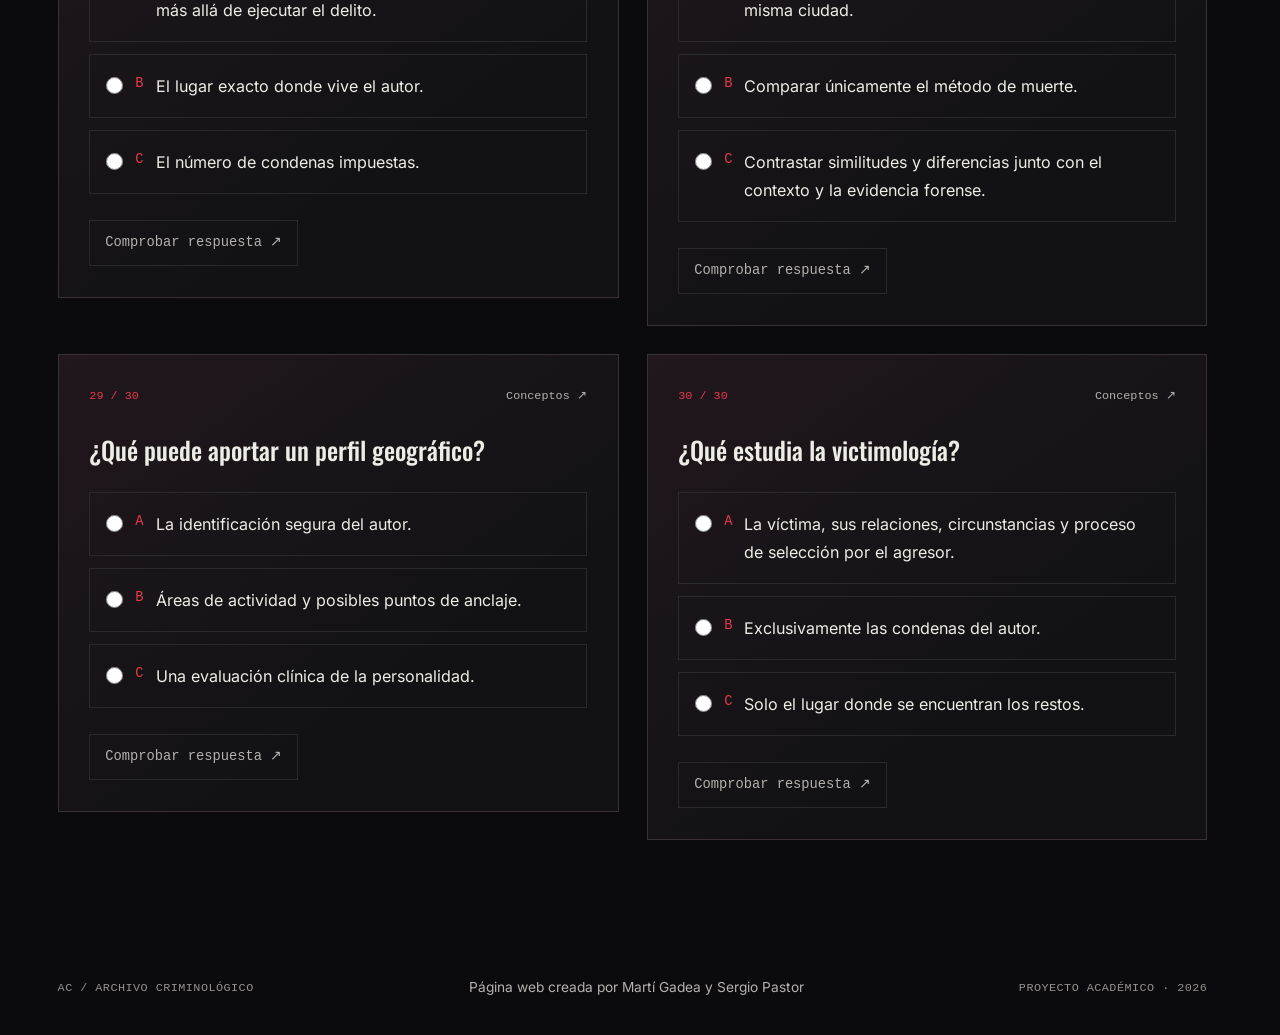
<file: preguntas.html>
<!doctype html>
<html lang="es"><head><meta charset="utf-8"><meta name="viewport" content="width=device-width,initial-scale=1"><meta name="theme-color" content="#0b0b0d"><meta name="description" content="Archivo académico de casos para estudiantes de Investigación Criminal: Perfil e Informe Criminológico. Cinco casos, análisis de vinculación, comparativa, conceptos y preguntas tipo test."><title>Preguntas — Archivo Criminológico</title><link rel="icon" href="assets/favicon.svg" type="image/svg+xml"><link rel="stylesheet" href="css/style.css?v=20261108-3"><link rel="stylesheet" href="css/motion.css?v=20261108-3"><link rel="stylesheet" href="css/study.css?v=20261108-3"><link rel="stylesheet" href="css/refinement.css?v=20261108-3"></head>
<body><a class="skip-link" href="#main">Saltar al contenido</a><div class="reading-progress" aria-hidden="true"></div>
<header class="site-header"><a class="brand" href="index.html" aria-label="Archivo Criminológico, inicio"><span class="brand-mark">AC<span class="brand-dot"></span></span><span>ARCHIVO<br>CRIMINOLÓGICO</span></a><button class="menu-toggle" type="button" aria-label="Abrir menú" aria-expanded="false" aria-controls="siteNav"><span></span><span></span></button><nav id="siteNav" aria-label="Navegación principal"><a href="index.html">Inicio</a><a href="casos.html">Casos</a><a href="conceptos.html">Conceptos</a><a href="preguntas.html" class="active" aria-current="page">Preguntas</a><a href="comparativa.html">Comparativa</a><a href="bibliografia.html">Bibliografía</a></nav><span class="header-meta">CUADERNO DE ESTUDIO <i></i></span></header>
<main id="main"><section class="page-hero"><div class="eyebrow">ARCHIVO / REPASO ACTIVO</div><h1>Pregunta.<br><em>Razona. Comprueba.</em></h1><p>30 preguntas para repasar: 25 sobre los cinco casos y 5 sobre los conceptos. Tres opciones por pregunta y una explicación al corregir.</p></section><section class="quiz-section"><div class="quiz-toolbar"><label for="quizCase">Elige un bloque de estudio<select id="quizCase"></select></label><button class="small-button" type="button" id="resetQuiz">Reiniciar todas las respuestas ↻</button></div><div class="quiz-score"><p id="quizStatus" role="status" aria-live="polite"></p><label class="sr-only" for="quizProgress">Preguntas corregidas del bloque actual</label><progress id="quizProgress" value="0" max="30"></progress><p class="quiz-help">Selecciona una opción y pulsa «Comprobar respuesta». Puedes cambiar de bloque conservando tus respuestas durante esta visita.</p></div><div id="quizResult" class="quiz-result" aria-live="polite" hidden></div><div id="quizQuestions" class="quiz-grid"></div><noscript><p>Activa JavaScript para utilizar el test interactivo.</p></noscript></section></main>
<footer><a class="footer-brand" href="index.html">AC / ARCHIVO CRIMINOLÓGICO</a><p>Página web creada por Martí Gadea y Sergio Pastor</p><span>PROYECTO ACADÉMICO · 2026</span></footer><script src="js/data.js?v=20261108-3"></script><script src="js/questions.js?v=20261108-3"></script><script src="js/app.js?v=20261108-3"></script><script src="js/experience.js?v=20261108-3"></script></body></html>
</file>
<file: css/style.css>
@font-face{font-family:Oswald;src:url('../assets/fonts/oswald-latin-500-normal.woff2') format('woff2');font-style:normal;font-weight:500;font-display:swap}@font-face{font-family:Inter;src:url('../assets/fonts/inter-latin-400-normal.woff2') format('woff2');font-style:normal;font-weight:400;font-display:swap}@font-face{font-family:Inter;src:url('../assets/fonts/inter-latin-600-normal.woff2') format('woff2');font-style:normal;font-weight:600;font-display:swap}
:root{--bg:#0b0b0d;--panel:#121214;--panel2:#171719;--ink:#eeece6;--muted:#a8a6a2;--faint:#777671;--line:#2a292c;--red:#e33b4b;--crimson:#b92434;--serif:'Oswald',Impact,'Arial Narrow',sans-serif;--mono:'Courier New',monospace;--gutter:clamp(22px,5vw,86px)}
*{box-sizing:border-box}html{scroll-behavior:smooth;scroll-padding-top:110px}body{margin:0;background:var(--bg);color:var(--ink);font:15px/1.75 Inter,Arial,Helvetica,sans-serif;-webkit-font-smoothing:antialiased}::selection{background:var(--crimson);color:white}a{color:inherit;text-decoration:none}button,input{font:inherit}button{cursor:pointer}img{display:block;max-width:100%}button:focus-visible,a:focus-visible,input:focus-visible,summary:focus-visible,[tabindex]:focus-visible{outline:2px solid var(--red);outline-offset:5px}button{color:var(--ink)}p{margin:0 0 18px}h1,h2,h3{margin:0;font-weight:500;line-height:1.04}h1,h2{font-family:var(--serif);letter-spacing:-.025em}h1 em,h2 em{font-style:normal;color:var(--red)}h2{font-size:clamp(36px,4.4vw,66px)}h3{font-size:24px}main{min-height:55vh}.sr-only{position:absolute;width:1px;height:1px;padding:0;margin:-1px;overflow:hidden;clip:rect(0,0,0,0);white-space:nowrap;border:0}.skip-link{position:fixed;top:10px;left:20px;z-index:100;padding:12px 20px;background:var(--ink);color:var(--bg);transform:translateY(-150%)}.skip-link:focus{transform:translateY(0)}.eyebrow{font:11px/1.5 var(--mono);letter-spacing:.14em;text-transform:uppercase;color:var(--red);margin-bottom:24px}.muted{color:var(--muted);max-width:320px}.reading-progress{position:fixed;top:0;left:0;width:100%;height:2px;background:var(--red);transform:scaleX(0);transform-origin:left;z-index:50}
.site-header{height:92px;padding:0 var(--gutter);display:flex;align-items:center;justify-content:space-between;gap:22px;border-bottom:1px solid var(--line);position:sticky;top:0;background:rgba(11,11,13,.95);backdrop-filter:blur(15px);z-index:30}.brand{display:flex;align-items:center;gap:13px;font-size:10px;font-weight:bold;line-height:1.45;letter-spacing:.13em}.brand-mark{position:relative;display:grid;place-items:center;width:42px;height:42px;font:22px var(--serif);border:1px solid var(--line)}.brand-dot{position:absolute;width:5px;height:5px;background:var(--red);right:3px;top:3px}.site-header nav{display:flex;gap:28px}.site-header nav a{position:relative;font-size:12px;color:var(--muted);padding:8px 0}.site-header nav a:after{content:'';position:absolute;left:0;bottom:0;width:100%;height:2px;background:var(--red);transform:scaleX(0);transform-origin:left;transition:transform .25s}.site-header nav a:hover,.site-header nav a.active{color:var(--ink)}.site-header nav a.active:after,.site-header nav a:hover:after{transform:scaleX(1)}.header-meta{font:9px var(--mono);letter-spacing:.1em;color:var(--faint);display:flex;align-items:center;gap:9px}.header-meta i{width:5px;height:5px;background:var(--red);border-radius:50%}.menu-toggle{display:none;width:44px;height:44px;border:1px solid var(--line);background:transparent;padding:13px}.menu-toggle span{height:1px;background:var(--ink);display:block;margin:5px 0;transition:transform .2s}
.hero{display:grid;grid-template-columns:1.3fr 1fr;align-items:center;min-height:670px;padding:66px var(--gutter);gap:30px;position:relative;overflow:hidden}.hero-copy{position:relative;z-index:2}.hero h1{font-size:clamp(48px,6.9vw,113px);line-height:.94;letter-spacing:-.025em}.hero-description{font-size:17px;line-height:1.6;color:var(--muted);margin:32px 0}.hero-actions{display:flex;gap:12px;flex-wrap:wrap}.btn{display:inline-flex;align-items:center;justify-content:center;gap:26px;padding:13px 19px;font-size:12px;line-height:1.7;border:1px solid transparent;transition:background .2s,transform .2s}.btn:hover{transform:translateY(-2px)}.btn-red{background:var(--crimson);color:white}.btn-red:hover{background:var(--red)}.btn-ghost{border-color:var(--line);background:transparent;color:var(--ink)}.btn-ghost:hover{background:var(--panel2)}.hero-bottom{display:flex;gap:28px;font:9px var(--mono);letter-spacing:.08em;color:var(--faint);border-top:1px solid var(--line);padding-top:24px;margin-top:48px}.live-dot{display:inline-block;width:6px;height:6px;background:var(--red);border-radius:50%;margin-right:8px;box-shadow:0 0 15px #e33b4b55}.hero-art{position:relative;height:455px;border:1px solid var(--line);background:radial-gradient(ellipse at 50% 65%,#59182033,transparent 65%);overflow:hidden}.art-top,.art-bottom{position:absolute;left:20px;right:20px;display:flex;justify-content:space-between;gap:10px;z-index:3;font:8px var(--mono);letter-spacing:.07em;color:var(--faint)}.art-top{top:20px}.art-bottom{bottom:20px;padding-top:12px;border-top:1px solid var(--line)}.hero-portraits{position:absolute;inset:80px 6px 55px;display:flex;align-items:flex-end;justify-content:center;gap:0}.hero-portraits img{height:100%;width:40%;object-fit:contain;object-position:center bottom;filter:grayscale(1) contrast(1.07);opacity:.82;margin:0 -5%;transition:opacity .5s,transform .5s}.hero-portraits img:nth-child(1){z-index:2}.hero-portraits img:nth-child(2){height:85%;z-index:1}.hero-portraits img:nth-child(3){height:91%;z-index:0}.hero-art:hover .hero-portraits img{opacity:1;transform:translateY(-4px)}.orbital{position:absolute;border:1px solid #73212e66;border-radius:50%;width:350px;height:350px;top:50px;left:calc(50% - 175px)}.orbital:after{content:'';position:absolute;inset:25px;border:1px dashed #73212e55;border-radius:50%;animation:orbit 80s linear infinite}.art-cross{position:absolute;color:var(--red);font:20px var(--mono)}.cross-1{top:52px;left:16px}.cross-2{bottom:55px;right:16px}.index-strip{padding:20px var(--gutter);border-block:1px solid var(--line);display:flex;justify-content:space-between;gap:18px;font:10px var(--mono);letter-spacing:.08em;color:var(--muted)}.index-strip span:before{content:'+';color:var(--red);margin-right:10px}
.section{padding:95px var(--gutter);border-bottom:1px solid var(--line)}.intro{display:grid;grid-template-columns:1fr 1fr;gap:8vw}.intro h2{font-size:clamp(32px,3.5vw,56px)}.intro-text{color:var(--muted);font-size:15px}.intro-text strong{color:var(--ink);font-weight:normal}.academic-note{border-left:2px solid var(--crimson);padding:18px 22px;background:var(--panel);margin-top:28px}.academic-note>span{font:10px var(--mono);letter-spacing:.1em;color:var(--red)}.academic-note p{font-size:13px;line-height:1.8;color:var(--muted);margin:10px 0 0}.section-heading{display:flex;align-items:flex-end;justify-content:space-between;gap:35px;margin-bottom:45px}.text-link{font:11px var(--mono);letter-spacing:.02em;border-bottom:1px solid var(--line);padding-bottom:8px}.text-link:hover{color:var(--red)}.case-grid{display:grid;grid-template-columns:repeat(3,minmax(0,1fr));gap:22px}.case-card{position:relative;display:flex;flex-direction:column;border:1px solid var(--line);background:var(--panel);min-width:0;transition:border-color .25s,transform .3s;isolation:isolate}.case-card:hover{border-color:#75414a;transform:translateY(-6px)}.case-photo-wrap{position:relative;height:280px;overflow:hidden;background:radial-gradient(ellipse at 50% 100%,#7b1c2c25,transparent 70%);border-bottom:1px solid var(--line)}.case-photo-wrap:before{position:absolute;content:'';width:160px;height:160px;left:calc(50% - 80px);top:45px;border:1px solid #3a2c30;border-radius:50%}.case-number{position:absolute;left:15px;top:10px;font:72px/1 var(--serif);color:#29282b;z-index:-1}.case-card .case-number{z-index:0}.portrait-row{position:absolute;inset:20px 15px 0;display:flex;align-items:flex-end;justify-content:center;gap:4px}.portrait-row img{height:100%;width:100%;object-fit:contain;object-position:center bottom;filter:grayscale(1);transition:filter .35s,transform .4s}.portrait-row.duo img{width:50%}.case-card:hover .portrait-row img{filter:grayscale(.25);transform:scale(1.025)}.case-meta{position:absolute;bottom:12px;left:15px;right:15px;display:flex;justify-content:space-between;font:8px var(--mono);color:var(--muted);z-index:2;gap:10px}.photo-gradient{position:absolute;inset:0;background:linear-gradient(transparent 80%,#121214 100%);pointer-events:none}.card-content{padding:23px;display:flex;flex-direction:column;flex:1}.case-title{display:flex;align-items:flex-start;justify-content:space-between;gap:15px}.case-title h3{font-size:20px;line-height:1.25;font-weight:600}.arrow{color:var(--red);font:22px var(--mono)}.case-alias{font:10px/1.6 var(--mono);color:var(--faint);margin:8px 0 18px}.case-focus{font-size:13px;line-height:1.6;color:var(--muted);margin:0 0 20px}.tags{display:flex;flex-wrap:wrap;gap:6px;margin-top:auto}.tags span{font:9px/1.5 var(--mono);padding:5px 8px;border:1px solid var(--line);color:var(--muted)}.method{background:#0f0f11}.method-grid{display:grid;grid-template-columns:repeat(3,1fr);gap:36px}.method-grid article{border-top:1px solid var(--line);padding-top:24px}.step-number{font:36px var(--serif);color:var(--red)}.method-grid h3{margin:22px 0 15px}.method-grid p{font-size:14px;color:var(--muted);max-width:350px}
.page-hero{padding:84px var(--gutter) 60px;border-bottom:1px solid var(--line);background:radial-gradient(ellipse at 85% 0,#65152522,transparent 50%)}.page-hero h1{font-size:clamp(42px,6vw,88px);max-width:1000px}.page-hero p{color:var(--muted);max-width:630px;margin:24px 0 0}.cases-section{padding:36px var(--gutter) 95px}.filters{display:flex;gap:20px;align-items:center;justify-content:space-between}.search-box{display:flex;align-items:center;gap:14px;padding:10px 14px;border:1px solid var(--line);background:var(--panel);width:430px;max-width:100%}.search-box>span:first-child{font-size:25px;line-height:1;color:var(--red)}.search-box input{min-width:0;flex:1;border:0;background:transparent;color:var(--ink);font-size:14px;outline:none}.search-box:focus-within{border-color:var(--red)}.search-box kbd{border:1px solid var(--line);padding:0 7px;color:var(--faint);font-size:11px}#caseCount,#compareCount{font:11px var(--mono);color:var(--muted)}.filter-chips{display:flex;gap:8px;flex-wrap:wrap;margin:20px 0 32px}.filter-chip{font:10px var(--mono);padding:9px 12px;border:1px solid var(--line);color:var(--muted);background:transparent;border-radius:2px}.filter-chip[aria-pressed=true]{background:var(--crimson);color:#fff;border-color:var(--crimson)}.empty-state{text-align:center;border:1px dashed var(--line);padding:60px 20px}.empty-state h2{font-size:36px}.empty-state p{color:var(--muted);margin:15px 0}
.case-hero{padding:32px var(--gutter) 62px;background:radial-gradient(ellipse at 25% 65%,#72213122,transparent 60%);border-bottom:1px solid var(--line)}.case-breadcrumb{display:flex;gap:15px;align-items:center;font:10px var(--mono);color:var(--muted);margin-bottom:36px}.case-breadcrumb a:hover{color:var(--red)}.case-hero-grid{display:grid;grid-template-columns:minmax(260px,.8fr) minmax(0,1.2fr);gap:65px;align-items:center}.case-portrait{border:1px solid var(--line);height:480px;position:relative;background:radial-gradient(ellipse at center,#68313922,transparent 70%);overflow:hidden}.case-portrait .portrait-row{inset:32px 20px 36px}.case-portrait:before{content:'';position:absolute;width:280px;height:280px;border:1px solid #453035;border-radius:50%;left:calc(50% - 140px);top:80px}.case-portrait .case-number{font-size:100px;z-index:0}.portrait-labels{position:absolute;bottom:12px;left:15px;right:15px;display:flex;justify-content:space-around;gap:14px;font:9px var(--mono);color:var(--muted)}.case-heading .eyebrow{margin-bottom:18px}.case-heading h1{font-size:clamp(44px,5.5vw,84px);line-height:.99;overflow-wrap:break-word}.case-heading .alias{color:var(--red);font:12px var(--mono);margin:20px 0 10px}.case-heading .location{color:var(--muted);font-size:13px}.case-facts{display:grid;grid-template-columns:1fr 1fr;border-block:1px solid var(--line);margin:24px 0}.case-facts div{padding:18px 16px 18px 0}.case-facts div+div{border-left:1px solid var(--line);padding-left:18px}.case-facts span{display:block;font:9px var(--mono);color:var(--red);letter-spacing:.06em;margin-bottom:8px}.case-facts strong{display:block;font-size:13px;line-height:1.65;font-weight:normal}.photo-credit{font:10px/1.7 var(--mono);color:var(--faint);margin:12px 0 0}.photo-credit a{border-bottom:1px solid var(--line)}.case-summary{font-size:15px;color:var(--muted)}.case-heading .tags{margin-top:18px}.case-layout{display:grid;grid-template-columns:220px minmax(0,1fr);gap:60px;padding:60px var(--gutter) 90px}.case-sidebar{align-self:start;position:sticky;top:125px}.case-sidebar .eyebrow{margin-bottom:14px;font-size:9px}.case-sidebar nav{display:flex;flex-direction:column}.case-sidebar nav a{font-size:12px;color:var(--muted);padding:9px 10px;border-left:1px solid var(--line);line-height:1.45}.case-sidebar nav a:hover,.case-sidebar nav a.current{color:var(--ink);border-left:2px solid var(--red);background:var(--panel)}.small-button{font:11px var(--mono);background:transparent;color:var(--muted);padding:9px 12px;border:1px solid var(--line)}.small-button:hover{background:var(--panel2);color:var(--ink)}.case-sidebar .small-button{margin-top:25px}.study-summary{background:var(--panel);border:1px solid var(--line);padding:28px}.study-summary h2{font:24px Arial,sans-serif;letter-spacing:0}.study-summary ul{padding-left:20px;margin:18px 0 0;color:var(--muted);font-size:14px}.study-summary li{padding:3px 0}.study-summary li::marker{color:var(--red)}.timeline-section{margin:42px 0 20px}.timeline-section h2{font:24px Arial,sans-serif;letter-spacing:0;margin-bottom:24px}.timeline{display:grid;grid-template-columns:repeat(4,1fr);gap:18px;list-style:none;padding:0;margin:0}.timeline li{position:relative;border-top:1px solid var(--line);padding:20px 0 0}.timeline li:before{content:'';position:absolute;width:5px;height:5px;background:var(--red);top:-3px;left:0}.timeline time{font:11px var(--mono);color:var(--red);display:block;margin-bottom:10px}.timeline p{font-size:12px;color:var(--muted);line-height:1.7;margin:0}.analysis-section{padding:35px 0;border-bottom:1px solid var(--line);scroll-margin-top:110px}.analysis-title{display:flex;align-items:center;gap:16px;margin-bottom:16px}.analysis-title span{font:13px var(--mono);color:var(--red)}.analysis-title h2{font:25px/1.2 Arial,sans-serif;letter-spacing:-.02em}.analysis-section p{color:var(--muted);font-size:15px;line-height:1.95;margin:0;max-width:860px}.section-category{display:inline-block;margin-top:16px;font:9px var(--mono);letter-spacing:.04em;color:var(--faint)}.source-ref{font:10px var(--mono);color:var(--red);padding:0 3px}.recall{margin:32px 0;border:1px solid var(--line);background:var(--panel);padding:26px}.recall .eyebrow{margin:0 0 14px}.recall h2{font:22px/1.4 Arial,sans-serif;letter-spacing:0;margin-bottom:22px}.recall summary{font-size:12px;color:var(--red);cursor:pointer;min-height:35px}.recall details p{font-size:14px;color:var(--muted);padding-top:14px;margin:0}.sources-box{border:1px solid var(--line);padding:28px;margin-top:32px;scroll-margin-top:115px}.sources-box h2{font:23px Arial,sans-serif;letter-spacing:0;margin-bottom:20px}.sources-box ol{padding-left:22px;margin:0}.sources-box li{font-size:12px;color:var(--muted);margin:12px 0;overflow-wrap:anywhere}.sources-box a{border-bottom:1px solid var(--line)}.sources-box a:hover{color:var(--red)}.sources-box p{font-size:12px;color:var(--muted);margin-top:18px}.case-navigation{display:flex;justify-content:space-between;gap:20px;margin-top:35px;font-size:12px}.case-navigation a{max-width:45%}.case-navigation a span{display:block;font:9px var(--mono);color:var(--red);margin-bottom:8px}
.comparison-section{padding:36px var(--gutter) 90px}.compare-controls{margin-bottom:28px}.compare-controls fieldset{margin:0;padding:0;border:0}.compare-controls legend{font:12px var(--mono);color:var(--muted);margin-bottom:18px}.compare-selection{display:flex;flex-wrap:wrap;gap:8px}.compare-selection label{cursor:pointer;padding:8px 11px;border:1px solid var(--line);font-size:12px;display:flex;align-items:center;gap:8px}.compare-selection label:has(input:checked){border-color:#8a3540;background:#42192333}.compare-selection input{accent-color:var(--crimson);width:15px;height:15px}.compare-toolbar{display:flex;align-items:center;gap:10px;margin-top:20px}.compare-toolbar>span{margin-left:auto}.table-scroll{overflow:auto;border:1px solid var(--line)}table{width:100%;border-collapse:collapse;min-width:740px;font-size:12px}caption{text-align:left;padding:16px 18px;color:var(--muted);background:var(--panel);font:11px var(--mono)}th,td{text-align:left;vertical-align:top;padding:20px 17px;border-bottom:1px solid var(--line);line-height:1.75}thead th{font:10px var(--mono);color:var(--red);background:var(--panel);letter-spacing:.03em}tbody th{font-weight:normal;font-size:13px;min-width:170px}tbody td{color:var(--muted)}tbody th a:hover{color:var(--red)}tbody tr:hover{background:var(--panel)}tbody tr:last-child td,tbody tr:last-child th{border-bottom:0}td:last-child{min-width:240px}.concepts{padding-top:36px}.concept-grid{display:grid;grid-template-columns:repeat(2,1fr);gap:20px}.concept-card{padding:30px;border:1px solid var(--line);background:var(--panel)}.concept-card>span{font:11px var(--mono);color:var(--red)}.concept-card h2{font:25px/1.2 Arial,sans-serif;letter-spacing:-.02em;margin:22px 0 16px}.concept-card p{font-size:14px;color:var(--muted);margin:0}
.purpose-footer{padding:55px var(--gutter);display:grid;grid-template-columns:.6fr 1.5fr .7fr;align-items:center;gap:40px;border-bottom:1px solid var(--line);background:#101012}.purpose-footer .eyebrow{margin:0;font-size:9px}.purpose-footer p{font-size:17px;line-height:1.55;margin:0;max-width:550px}.purpose-footer a{font-size:11px;color:var(--muted);justify-self:end}.purpose-footer a span{color:var(--red);margin-left:8px}footer{padding:28px var(--gutter);display:flex;align-items:center;justify-content:space-between;gap:20px}footer p{margin:0;color:var(--muted);font-size:11px}footer>span,.footer-brand{font:9px var(--mono);color:var(--faint);letter-spacing:.04em}.reveal{opacity:1}.motion-ready .reveal{opacity:0;transform:translateY(16px);transition:opacity .7s,transform .7s}.motion-ready .reveal.visible{opacity:1;transform:translateY(0)}@keyframes orbit{to{transform:rotate(360deg)}}
@media(min-width:1550px){.hero,.section,.cases-section,.case-hero,.case-layout,.comparison-section,.page-hero{padding-left:max(var(--gutter),calc((100vw - 1420px)/2));padding-right:max(var(--gutter),calc((100vw - 1420px)/2))}}
@media(max-width:1100px){.header-meta{display:none}.hero{grid-template-columns:1.3fr .85fr;min-height:600px}.hero-art{height:390px}.hero h1{font-size:6.5vw}.case-grid{gap:16px}.card-content{padding:19px}.case-photo-wrap{height:250px}.case-layout{gap:32px;grid-template-columns:180px 1fr}.case-hero-grid{gap:35px}.case-portrait{height:410px}.purpose-footer{grid-template-columns:.5fr 1fr}.purpose-footer a{grid-column:2;justify-self:start}}
@media(max-width:760px){.site-header{height:76px}.brand{font-size:9px}.brand-mark{width:36px;height:36px}.menu-toggle{display:block;margin-left:auto}.site-header nav{display:none;position:absolute;top:75px;left:0;right:0;padding:20px var(--gutter);flex-direction:column;gap:0;background:#101012;border-bottom:1px solid var(--line)}.site-header nav.open{display:flex}.site-header nav a{padding:12px 0}.site-header nav a:after{width:28px}.menu-toggle[aria-expanded=true] span:first-child{transform:translateY(3px) rotate(45deg)}.menu-toggle[aria-expanded=true] span:last-child{transform:translateY(-3px) rotate(-45deg)}.hero{grid-template-columns:1fr;padding-top:52px;padding-bottom:30px;gap:38px;min-height:0}.hero h1{font-size:clamp(38px,9.5vw,70px)}.hero-description{font-size:16px;margin:25px 0}.hero-bottom{margin-top:30px;font-size:8px;gap:20px;flex-wrap:wrap}.hero-art{height:300px}.hero-portraits{inset:52px 10px 45px}.orbital{width:240px;height:240px;left:calc(50% - 120px);top:28px}.art-top,.art-bottom{font-size:7px}.index-strip{display:grid;grid-template-columns:1fr 1fr;font-size:8px;gap:14px}.section{padding-top:60px;padding-bottom:60px}.intro{grid-template-columns:1fr;gap:30px}.section-heading{align-items:flex-start;flex-direction:column;gap:20px;margin-bottom:28px}.case-grid{grid-template-columns:repeat(2,minmax(0,1fr));gap:14px}.case-photo-wrap{height:245px}.case-title h3{font-size:18px}.card-content{padding:18px}.case-focus{font-size:12px}.case-alias{font-size:9px}.case-meta{font-size:7px}.tags span{font-size:8px}.method-grid{grid-template-columns:1fr;gap:20px}.method-grid article{display:grid;grid-template-columns:50px 1fr;gap:10px 20px}.method-grid h3{margin:6px 0 10px}.method-grid p{grid-column:2;margin:0}.page-hero{padding-top:55px;padding-bottom:40px}.page-hero h1{font-size:clamp(38px,8vw,65px)}.filters{align-items:flex-start;flex-direction:column;gap:15px}.search-box{width:100%}.case-hero{padding-top:25px}.case-hero-grid{grid-template-columns:1fr;gap:30px}.case-portrait{height:360px;max-width:480px}.case-heading h1{font-size:clamp(40px,9vw,67px)}.case-layout{grid-template-columns:1fr;padding-top:35px;gap:28px}.case-sidebar{position:static}.case-sidebar nav{flex-direction:row;flex-wrap:wrap;gap:6px}.case-sidebar nav a{padding:7px 9px;font-size:10px;border:1px solid var(--line)}.case-sidebar nav a.current{border:1px solid var(--red)}.case-sidebar .small-button{margin-top:12px}.analysis-title h2{font-size:22px}.analysis-section p{font-size:14px}.timeline{grid-template-columns:1fr 1fr;gap:24px}.concept-grid{grid-template-columns:1fr}.purpose-footer{grid-template-columns:1fr;gap:20px;padding-top:35px;padding-bottom:35px}.purpose-footer a{grid-column:auto}.purpose-footer p{font-size:16px}footer{flex-direction:column;align-items:flex-start;gap:12px}.compare-toolbar{flex-wrap:wrap}.compare-toolbar>span{margin-left:0}.case-navigation{font-size:11px}.study-summary,.sources-box,.recall{padding:23px}}
@media(max-width:460px){.case-grid{grid-template-columns:1fr}.case-photo-wrap{height:315px}.case-title h3{font-size:22px}.case-focus{font-size:14px}.card-content{padding:23px}.hero-actions{gap:10px}.btn{font-size:11px;padding:12px 15px;gap:14px}.case-facts{grid-template-columns:1fr}.case-facts div+div{border-left:0;border-top:1px solid var(--line);padding-left:0}.case-portrait{height:350px}.case-hero .portrait-row.duo{inset-inline:8px}.case-heading h1{font-size:43px}.hero-art{height:280px}.hero h1{font-size:9.8vw}}
@media(prefers-reduced-motion:reduce){html{scroll-behavior:auto}*,*:before,*:after{animation:none!important;transition:none!important}.motion-ready .reveal{opacity:1;transform:none}.case-card:hover,.btn:hover{transform:none}}
@media print{body{background:#fff;color:#111;font:11pt/1.5 Arial}h1,h2,h3{color:#111!important}h1 em,h2 em{color:#333}.site-header,.purpose-footer,.case-sidebar,.reading-progress,.hero-art,.skip-link,.filter-chips,.case-navigation,.compare-controls,.small-button{display:none!important}.case-layout{display:block;padding:20px 0}.case-hero{padding:0;background:none}.case-hero-grid{display:block}.case-portrait,.photo-credit{display:none}.case-heading h1{font:32pt Arial}.case-facts{border-color:#ccc}.case-facts div{border-color:#ccc}.analysis-section{padding:20px 0;break-inside:avoid;border-color:#ccc}.analysis-section p,.academic-note p,.case-summary,.study-summary li,.sources-box li,.timeline p,.recall p{color:#222!important}.study-summary,.academic-note,.sources-box,.recall{background:white;border-color:#ccc}.sources-box a:after{content:' (' attr(href) ')';font-size:8pt}.reveal,.motion-ready .reveal{opacity:1;transform:none}.eyebrow,.section-category,.source-ref{color:#333}.recall details>p{display:block!important}footer{padding:20px 0;color:#333}table{min-width:0;font-size:8pt}td,th{padding:8px;border-color:#ccc;color:#222!important}thead th,caption{background:white;color:#111}.page-hero,.section,.comparison-section{padding:20px 0;background:none}.concept-card{background:white;color:#111;break-inside:avoid}.concept-card p{color:#222}.concept-grid{display:block}.concept-card{margin:10px 0}.case-grid{grid-template-columns:repeat(2,1fr)}.case-card{background:white}.portrait-row img{max-height:150px}.case-photo-wrap{height:180px}.case-card p,.tags span{color:#333}.tags span{border-color:#ccc}}
</file>
<file: css/motion.css>
/* Archive motion: preserve the original palette, portraits and graphic details. */
/* Keep browser text inflation and scrollbar changes from resizing the layout. */
html {
 -webkit-text-size-adjust:100%;
 text-size-adjust:100%;
 scrollbar-gutter:stable;
}
.analysis-detail summary {
 display:flex; align-items:center; justify-content:space-between; gap:20px;
 cursor:pointer; list-style:none; min-height:44px;
}
.analysis-detail summary::-webkit-details-marker { display:none; }
.analysis-detail .analysis-title { margin:0; }
.detail-toggle { color:var(--red); font:26px var(--mono); transition:transform .3s; }
.analysis-detail[open] .detail-toggle { transform:rotate(45deg); }
.analysis-body { padding-top:20px; }
.case-card .case-alias { margin-bottom:20px; }

/* A compact visual index and a clear study route. */
.archive-overview { grid-template-columns:1fr; gap:38px; }
.overview-heading { display:flex; align-items:center; justify-content:space-between; flex-wrap:wrap; gap:20px 40px; }
.overview-heading .eyebrow { flex-basis:100%; margin-bottom:0; }
.overview-heading p { color:var(--muted); max-width:280px; margin:0; }
.overview-grid { display:grid; grid-template-columns:repeat(3,minmax(0,1fr)); gap:18px; }
.overview-piece { position:relative; padding:28px; border:1px solid var(--line); background:linear-gradient(140deg,#21151a,var(--panel) 70%); overflow:hidden; transition:border-color .3s,background .3s; }
.overview-piece::after { content:''; position:absolute; top:0; left:0; height:2px; width:100%; background:var(--red); transform:scaleX(0); transform-origin:left; transition:transform .4s; }
.overview-piece:hover::after,.overview-piece:focus-visible::after { transform:scaleX(1); }
.overview-piece:hover { border-color:#75414a; }
.piece-index,.route-label { font:10px var(--mono); letter-spacing:.08em; color:var(--red); }
.overview-piece h3 { font:32px/1.2 var(--serif); margin:32px 0 10px; }
.overview-piece p { font-size:13px; color:var(--muted); margin:0; }
.piece-link { display:flex; justify-content:space-between; gap:12px; margin-top:30px; font-size:12px; }
.piece-link span { color:var(--red); transition:transform .3s; }
.overview-piece:hover .piece-link span { transform:translate(3px,-3px); }
.route-grid { display:grid; grid-template-columns:repeat(3,minmax(0,1fr)); gap:0; border-block:1px solid var(--line); }
.route-step { display:flex; gap:20px; align-items:flex-start; padding:32px 24px; position:relative; transition:background .3s; }
.route-step+.route-step { border-left:1px solid var(--line); }
.route-step::before { content:''; position:absolute; inset:0 0 auto; height:2px; background:var(--red); transform:scaleX(0); transform-origin:left; transition:transform .35s; }
.route-step:hover::before,.route-step:focus-visible::before { transform:scaleX(1); }
.route-step:hover { background:#e33b4b09; }
.route-number { font:38px/1 var(--serif); color:#71303c; transition:color .3s; }
.route-step:hover .route-number { color:var(--red); }
.route-step h3 { font-size:18px; line-height:1.3; margin:12px 0; }
.route-step p { font-size:12px; color:var(--muted); margin:0; }
.route-step .arrow { margin-left:auto; font-size:18px; }
.route-step:hover .arrow { transform:translate(3px,-3px); }

/* Every portrait appears in a manually controllable, pausable gallery. */
.hero-gallery { position:absolute; inset:0; }
.hero-gallery .gallery-group { opacity:0; visibility:hidden; animation:none; transform:translateX(12px); transition:opacity .8s,transform .8s,visibility .8s; }
.hero-gallery .gallery-group.is-active { opacity:1; visibility:visible; transform:translateX(0); }
.hero-gallery .gallery-group img { width:38%; margin:0 -3%; height:95%; }
.hero-gallery .gallery-group img:nth-child(2) { height:87%; }
.hero-gallery .gallery-group img:nth-child(3) { height:94%; }
.hero-gallery .four-portraits { display:grid; grid-template-columns:repeat(2,minmax(0,1fr)); grid-template-rows:repeat(2,minmax(0,1fr)); gap:8px; inset:48px 22px 62px; }
.hero-gallery .four-portraits img:nth-child(n) { width:100%; height:100%; margin:0; }
.gallery-controls { display:flex; align-items:center; gap:9px; white-space:nowrap; }
.gallery-controls button { display:grid; place-items:center; width:28px; height:28px; border:1px solid #593139; background:#151115; color:var(--ink); font:14px var(--mono); transition:background .25s,border-color .25s; }
.gallery-controls button:hover { background:var(--crimson); border-color:var(--red); }
.gallery-controls button[hidden] { display:none; }
.gallery-controls #galleryCount { font:9px var(--mono); }
.hero-art .art-bottom { align-items:center; }
.hero-art .art-bottom>span { max-width:52%; line-height:1.6; }

/* Definitions stay available without turning the grid into a wall of text. */
.concept-grid { align-items:start; gap:22px; }
.concept-card { position:relative; overflow:hidden; padding:28px; background:linear-gradient(145deg,#21171c,var(--panel) 65%); }
.concept-card::before { content:''; position:absolute; top:0; left:0; width:3px; height:100%; background:var(--red); opacity:.35; transition:opacity .3s; }
.concept-card:hover::before,.concept-card:focus-within::before { opacity:1; }
.concept-top { display:flex; justify-content:space-between; align-items:center; gap:16px; }
.concept-index { font:10px var(--mono); letter-spacing:.08em; color:var(--muted); }
.concept-icon { display:grid; place-items:center; color:var(--red); width:48px; height:48px; border:1px solid #65303c; background:#e33b4b09; transition:background .3s,transform .3s; }
.concept-icon svg { width:26px; height:26px; }
.concept-card:hover .concept-icon { background:#e33b4b18; transform:rotate(-5deg); }
.concept-card h2 { font:32px/1.15 var(--serif); margin:26px 0 12px; }
.concept-card .concept-short { color:var(--ink); font-size:14px; min-height:48px; }
.concept-definition { margin-top:24px; border-top:1px solid var(--line); }
.concept-definition summary { display:flex; align-items:center; justify-content:space-between; gap:16px; min-height:52px; font-size:12px; color:var(--muted); list-style:none; cursor:pointer; }
.concept-definition summary::-webkit-details-marker { display:none; }
.concept-definition summary:hover { color:var(--ink); }
.concept-definition .when-open { display:none; }
.concept-definition[open] .when-open { display:inline; }
.concept-definition[open] .when-closed { display:none; }
.concept-definition[open] .detail-toggle { transform:rotate(45deg); }
.concept-definition p { padding-top:8px; font-size:14px; line-height:1.85; }

@media screen {
 .header-meta { font-size:14px; font-weight:600; letter-spacing:.06em; color:var(--ink); }
 .cases-section .filters { margin-bottom:32px; }
 .case-card .case-alias { margin-bottom:0; }
 .concept-definition[open] p { animation:archive-enter .35s both; }
 .site-header nav { gap:12px; }
 .site-header nav a {
  font-size:16px; font-weight:600; padding:12px 20px;
  transition:color .25s,background .25s;
 }
 .site-header nav a:hover,.site-header nav a.active { background:#e33b4b0c; }
 .site-header nav a::after { left:20px; width:calc(100% - 40px); }
 .brand-mark { border-color:#5e3036; box-shadow:inset 0 0 18px #e33b4b09; }
 .hero {
  min-height:700px; gap:40px; isolation:isolate;
  background:radial-gradient(ellipse at 78% 42%,#a9233538,transparent 56%);
 }
 .hero::before {
  content:''; position:absolute; inset:0; z-index:-1; pointer-events:none;
  background-image:linear-gradient(#e33b4b09 1px,transparent 1px),linear-gradient(90deg,#e33b4b09 1px,transparent 1px);
  background-size:56px 56px; mask-image:linear-gradient(90deg,transparent 28%,#000);
 }
 .hero h1 em { display:inline-block; text-shadow:0 0 55px #e33b4b24; }
 .hero-art {
  height:490px; border-color:#64333c;
  background:radial-gradient(ellipse at 50% 75%,#9c25364a,transparent 75%),#101013;
  box-shadow:0 24px 70px #0005;
 }
 .hero-art::before {
  content:''; position:absolute; inset:8px; pointer-events:none; z-index:4;
  background:linear-gradient(var(--red),var(--red)) left top/28px 2px,
   linear-gradient(var(--red),var(--red)) left top/2px 28px,
   linear-gradient(var(--red),var(--red)) right bottom/28px 2px,
   linear-gradient(var(--red),var(--red)) right bottom/2px 28px;
  background-repeat:no-repeat; opacity:.7;
 }
 .hero-portraits { inset:64px 6px 46px; }
 .hero-portraits img { opacity:.95; }
 .art-top,.art-bottom { color:var(--muted); }
 .orbital { border-color:#a4384d88; }
 .orbital::after { border-color:#a4384d66; }
 .btn-red { box-shadow:0 5px 28px #b9243433; }
 .btn-red:hover { box-shadow:0 8px 36px #e33b4b55; }
 .btn { transition:background .25s,transform .25s,box-shadow .25s; }
 .index-strip { background:linear-gradient(90deg,#e33b4b08,transparent); }
 .section-heading .eyebrow { display:flex; align-items:center; gap:12px; }
 .section-heading .eyebrow::before { content:''; width:24px; height:1px; background:var(--red); }
 .case-card { background:linear-gradient(145deg,#1b171b,var(--panel) 60%); }
 .case-card.visible:hover,.case-card.visible:focus-visible { box-shadow:0 16px 32px #0004; }
 .case-photo-wrap { background:radial-gradient(ellipse at 50% 90%,#a1263933,transparent 75%); }
 .case-photo-wrap::before { border-color:#66323e; }
 .page-hero { background:radial-gradient(ellipse at 85% 0,#93233940,transparent 65%); }
 .analysis-section { padding:24px 0; }
 .hero-description { max-width:420px; }
 .hero-art { isolation:isolate; }
 .hero-art::after,.case-photo-wrap::after,.case-portrait::after {
  content:''; position:absolute; inset:0; pointer-events:none; z-index:3;
  background:linear-gradient(transparent 48%,#e33b4b18 50%,transparent 52%);
  background-size:100% 200%; animation:archive-scan 9s linear infinite;
 }
 .case-photo-wrap::after { opacity:0; transition:opacity .4s; }
 .case-card:hover .case-photo-wrap::after,.case-card:focus-visible .case-photo-wrap::after { opacity:1; }
 .live-dot { animation:archive-pulse 3s ease-in-out infinite; }
 .brand-dot { animation:archive-pulse 4s ease-in-out infinite; }
 .hero-copy > * { animation:archive-enter .8s both; }
 .hero-copy h1 { animation-delay:.1s; }
 .hero-description { animation-delay:.2s; }
 .hero-actions { animation-delay:.3s; }
 .hero-bottom { animation-delay:.4s; }
 .hero-art { animation:archive-enter 1s .2s both; }
 .hero-portraits { animation:archive-drift 8s ease-in-out infinite; }
 .art-cross { animation:archive-cross 12s ease-in-out infinite; }
 .cross-2 { animation-delay:-6s; }
 .orbital { animation:archive-orbit-glow 6s ease-in-out infinite; }
 .page-hero h1,.case-heading h1 { animation:archive-enter .7s both; }
 .page-hero p,.case-heading .alias { animation:archive-enter .7s .12s both; }
 .motion-ready .reveal {
  transform:translateY(24px); transition:opacity .65s,transform .65s;
  transition-delay:calc(var(--reveal-order,0) * 70ms);
 }
 .motion-ready .reveal.visible { transform:translateY(0); }
 .case-card.visible { transition:opacity .65s,transform .3s,border-color .3s; }
 .case-card.visible:hover,.case-card.visible:focus-visible { transform:translateY(-6px); border-color:#75414a; }
 .arrow,.hero-actions .btn span,.purpose-footer a span { display:inline-block; transition:transform .3s; }
 .case-card:hover .arrow,.case-card:focus-visible .arrow,.btn:hover span,.purpose-footer a:hover span { transform:translate(3px,-3px); }
 .tags span { transition:border-color .3s,color .3s; }
 .case-card:hover .tags span { border-color:#75414a; color:var(--ink); }
 .filter-chip,.compare-selection label,.small-button { transition:background .25s,border-color .25s,color .25s,transform .25s; }
 .filter-chip:hover,.compare-selection label:hover,.small-button:hover { border-color:var(--crimson); transform:translateY(-2px); }
 .method-grid article { transition:border-color .3s; }
 .method-grid article:hover { border-color:var(--red); }
 .step-number { display:inline-block; transition:transform .3s; }
 .method-grid article:hover .step-number { transform:translateX(5px); }
 .concept-card { transition:border-color .3s,background .3s,transform .3s; }
 .concept-card.visible:hover { border-color:#75414a; background:var(--panel2); transform:translateY(-3px); }
 .analysis-detail summary:hover h2 { color:var(--red); }
 .analysis-detail h2 { transition:color .25s; }
 .analysis-detail[open] .analysis-body,.recall details[open] p { animation:archive-enter .35s both; }
 .timeline li { transition:border-color .3s; }
 .timeline li:hover { border-color:var(--red); }
}
@media screen and (max-width:1100px) {
 .route-step { padding:26px 18px; gap:12px; }
 .hero { min-height:600px; gap:26px; }
 .hero-art { height:420px; }
}
@media screen and (max-width:760px) {
 .overview-heading { display:block; }
 .overview-heading h2 { margin:22px 0 18px; }
 .overview-heading p { max-width:360px; }
 .overview-grid,.route-grid { grid-template-columns:1fr; }
 .overview-piece { padding:24px; }
 .overview-piece h3 { margin-top:22px; }
 .route-step+.route-step { border-left:0; border-top:1px solid var(--line); }
 .route-step { padding:26px 12px; gap:22px; }
 .concept-card { padding:24px; }
 .concept-card h2 { font-size:29px; }
 .hero-art .art-bottom { left:14px; right:14px; }
 .gallery-controls { gap:5px; }
 .gallery-controls button { width:30px; height:32px; }
 .hero-art .art-bottom>span { max-width:43%; font-size:7px; }
 .site-header nav { gap:6px; }
 .site-header nav a { font-size:18px; padding:14px 16px; }
 .site-header nav a::after { left:16px; width:28px; }
 .hero { min-height:0; gap:36px; background:radial-gradient(ellipse at 70% 70%,#a9233530,transparent 65%); }
 .hero-art { height:330px; }
 .hero-portraits { inset:46px 6px 42px; }
}
@media screen and (max-width:460px) {
 .hero-art { height:300px; }
 .hero h1 { font-size:10.2vw; }
}
@keyframes archive-enter { from { opacity:0; transform:translateY(16px); } to { opacity:1; transform:translateY(0); } }
@keyframes archive-scan { from { background-position:0 100%; } to { background-position:0 -100%; } }
@keyframes archive-pulse { 0%,100% { opacity:1; box-shadow:0 0 8px #e33b4b33; } 50% { opacity:.55; box-shadow:0 0 18px #e33b4b66; } }
@keyframes archive-drift { 0%,100% { transform:translateY(0); } 50% { transform:translateY(-7px); } }
@keyframes archive-cross { 0%,80%,100% { transform:rotate(0); } 90% { transform:rotate(90deg); } }
@keyframes archive-orbit-glow { 0%,100% { opacity:.6; } 50% { opacity:1; } }
@media (prefers-reduced-motion:reduce) {
 *,*::before,*::after { animation:none!important; transition:none!important; }
 .motion-ready .reveal,.case-card.visible:hover,.case-card.visible:focus-visible,.concept-card.visible:hover { transform:none; }
}
@media print {
 .analysis-detail summary { display:block; }
 .detail-toggle { display:none; }
 .analysis-section { break-inside:avoid; }
}
</file>
<file: css/study.css>
/* Extensión del archivo: se conservan tipografía, paleta, retratos y composición. */
[hidden]{display:none!important}
.analysis-body p+p{margin-top:18px}
.analysis-title{align-items:flex-start}
.analysis-title h2{line-height:1.35}
.analysis-section:first-child{padding-top:0}
.case-sidebar nav a>span{color:var(--red);font:10px var(--mono)}
.case-sidebar .small-button{display:block;width:100%;margin-top:12px}
.study-summary{margin-top:36px;scroll-margin-top:120px}
.case-heading>.text-link{display:inline-block;margin-top:18px}
.recall .text-link{display:block;margin-top:20px}
.hero-gallery .gallery-group.single-portrait{inset:50px 22px 84px}
.hero-gallery .gallery-group.single-portrait img{width:100%;height:calc(100% - 30px);margin:0;align-self:flex-start;object-fit:contain;object-position:center bottom;-webkit-mask-image:linear-gradient(to bottom,#000 0%,#000 78%,transparent 100%);mask-image:linear-gradient(to bottom,#000 0%,#000 78%,transparent 100%)}
.gallery-person{position:absolute;bottom:0;left:0;right:0;text-align:center;font:10px/1.6 var(--mono);color:var(--ink);letter-spacing:.04em}
.concept-card h2{margin:18px 0 16px}
.concept-card .concept-example{margin-top:20px;padding-top:16px;border-top:1px solid var(--line);font-size:12px;color:var(--red);line-height:1.75}
.concept-card>p{line-height:1.85}
.compare-period{display:block;font:10px/1.7 var(--mono);color:var(--faint);margin-top:14px}
.compare-source{display:block;width:fit-content;margin-top:16px;color:var(--red);font-size:11px}
.table-hint{font:11px/1.7 var(--mono);color:var(--muted);margin:0 0 12px}
#comparisonTable{min-width:960px;table-layout:fixed}
#comparisonTable th:first-child{width:21%}
#comparisonTable td:last-child{min-width:0}
#comparisonTable tbody tr{animation:study-enter .35s both}
.quiz-section{padding:36px var(--gutter) 90px}
.quiz-toolbar{display:flex;justify-content:space-between;align-items:end;gap:24px}
.quiz-toolbar>label{display:flex;flex-direction:column;gap:12px;font:11px var(--mono);color:var(--muted);width:420px;max-width:100%}
select{font:14px Inter,Arial,sans-serif;background:var(--panel);border:1px solid var(--line);padding:14px 36px 14px 14px;color:var(--ink);width:100%;min-height:48px}
select:focus-visible{outline:2px solid var(--red);outline-offset:4px}
.quiz-score{margin:30px 0 38px;padding:22px 24px;border:1px solid var(--line);background:var(--panel)}
#quizStatus{font:12px/1.7 var(--mono);margin:0 0 15px;color:var(--ink)}
.quiz-score progress{display:block;width:100%;height:5px;border:0;appearance:none;background:var(--line);accent-color:var(--red)}
progress::-webkit-progress-bar{background:var(--line)}
progress::-webkit-progress-value{background:var(--red);transition:width .4s ease}
progress::-moz-progress-bar{background:var(--red)}
.quiz-help{font-size:12px;color:var(--muted);margin:15px 0 0}
.quiz-grid{display:grid;grid-template-columns:repeat(2,minmax(0,1fr));gap:24px;align-items:start}
.quiz-card{padding:28px;border:1px solid var(--line);background:linear-gradient(145deg,#21171c,var(--panel) 65%);transition:border-color .3s;min-width:0}
.quiz-card:focus-within{border-color:#9b4452}
.quiz-meta{display:flex;align-items:start;justify-content:space-between;gap:16px;font:10px/1.6 var(--mono);color:var(--red);margin-bottom:22px}
.quiz-meta a{color:var(--muted);text-align:right}
.quiz-meta a:hover{color:var(--red)}
.quiz-card fieldset{margin:0;padding:0;border:0;min-width:0}
.quiz-card legend{padding:0;width:100%;font:23px/1.35 var(--serif);margin-bottom:22px;color:var(--ink)}
.quiz-options{display:grid;gap:10px}
.quiz-options label{display:flex;align-items:start;gap:10px;padding:14px 12px;border:1px solid var(--line);font-size:12px;line-height:1.7;cursor:pointer;transition:background .2s,border-color .2s,transform .2s}
.quiz-options label:hover{background:#e33b4b0c;border-color:#75414a}
.quiz-options label:has(input:checked){border-color:var(--red);background:#e33b4b10}
.quiz-options input{accent-color:var(--red);margin:4px 0 0;flex-shrink:0}
.option-letter{color:var(--red);font:12px/1.7 var(--mono)}
.quiz-card button{margin-top:22px;min-height:44px}
.quiz-feedback{margin-top:22px;padding-top:20px;border-top:1px solid var(--line);font-size:13px;animation:study-enter .35s both}
.quiz-feedback strong{font-size:13px;color:var(--red)}
.quiz-feedback p{color:var(--muted);margin:10px 0 16px;line-height:1.8}
.quiz-card.is-correct .quiz-feedback strong{color:#a8c4b0}
.quiz-card.is-answered .quiz-options label.correct-option{border-color:#71977c;background:#71977c14}
.quiz-card.is-answered .quiz-options label.wrong-option{border-color:var(--red);background:#e33b4b14}
.is-answered .quiz-options label{cursor:default}
.quiz-result{padding:28px;margin-bottom:30px;border:1px solid #75414a;background:var(--panel);animation:study-enter .5s both}
.quiz-result h2{font:30px/1.25 var(--serif);margin-bottom:18px}
.quiz-result p{font-size:14px;color:var(--muted)}
.result-links{display:flex;flex-wrap:wrap;gap:15px 28px}
.no-script{padding:25px var(--gutter);border-bottom:1px solid var(--line);color:var(--red)}
[id^=source-],#portraitSource{scroll-margin-top:120px}
.academic-purpose{grid-template-columns:1fr 1.15fr;gap:70px;align-items:start;border-bottom:1px solid var(--line)}
.academic-purpose h2{font-size:clamp(36px,4.4vw,66px)}
.purpose-copy p{font-size:15px;line-height:1.95;color:var(--muted);margin-bottom:22px}
.purpose-copy strong{font-weight:600;color:var(--ink)}
.purpose-copy .purpose-end{font:11px/1.8 var(--mono);color:var(--red);padding-top:20px;border-top:1px solid var(--line);margin:26px 0 0}
.resource-section{display:grid;grid-template-columns:1.05fr 1fr;align-items:center;gap:80px}
.resource-heading h2{font-size:clamp(36px,4.5vw,64px)}
.resource-heading>p{color:var(--muted);font-size:15px;line-height:1.9;margin:28px 0;max-width:590px}
.resource-terms article{padding:23px 0;border-top:1px solid var(--line)}
.resource-terms article:last-child{border-bottom:1px solid var(--line)}
.resource-terms article>span{font:9px var(--mono);color:var(--red);letter-spacing:.06em}
.resource-terms h3{font:26px/1.3 var(--serif);margin:12px 0 9px}
.resource-terms p{font-size:13px;color:var(--muted);margin:0;max-width:460px}
.study-numbers{display:grid;grid-template-columns:1fr 1fr;gap:28px;border:1px solid var(--line);background:linear-gradient(145deg,#21171c,var(--panel) 70%);padding:34px}
.study-numbers strong{display:block;font:80px/1.1 var(--serif);color:var(--red)}
.study-numbers span{display:block;font:9px/1.8 var(--mono);margin-top:16px;color:var(--muted)}
.study-numbers p{grid-column:1/-1;font-size:13px;color:var(--muted);border-top:1px solid var(--line);padding-top:25px;margin:0}
.comparison-topics>span{display:block;padding:23px 0;border-bottom:1px solid var(--line);font:18px/1.5 var(--mono);color:var(--ink);letter-spacing:.04em}
.comparison-topics>span:first-child{border-top:1px solid var(--line)}
.comparison-topics p{font-size:13px;color:var(--muted);margin:25px 0 0}
.download-case{text-align:center;color:var(--red);text-decoration:none}
.bibliography-section{padding:36px var(--gutter) 90px;max-width:1280px;margin:auto}
.bibliography-list{list-style:none;padding:0;margin:0}
.bibliography-list li{padding:25px 0;border-bottom:1px solid var(--line);scroll-margin-top:120px}
.reference-kind{display:block;font:9px/1.7 var(--mono);letter-spacing:.06em;color:var(--red);text-transform:uppercase;margin-bottom:10px}
.bibliography-list p{font-size:15px;line-height:1.9;overflow-wrap:anywhere;margin:0;max-width:980px}
.bibliography-list a{border-bottom:1px solid var(--line);transition:color .2s,border-color .2s}
.bibliography-list a:hover{color:var(--red);border-color:var(--red)}
@media(max-width:1500px){.header-meta{display:none}}
@media(min-width:981px){.site-header nav a{font-size:15px;padding-inline:11px}}
@media(max-width:980px){.academic-purpose,.resource-section{grid-template-columns:1fr;gap:38px}.purpose-copy{max-width:760px}.resource-terms{display:grid;grid-template-columns:repeat(3,minmax(0,1fr));gap:20px}.resource-terms article:last-child{border-bottom:0}.resource-terms h3{font-size:24px}}
@media(max-width:600px){.resource-terms{grid-template-columns:1fr;gap:0}.resource-terms article:last-child{border-bottom:1px solid var(--line)}.study-numbers{padding:25px;gap:22px}.study-numbers strong{font-size:65px}.hero-gallery .gallery-group.single-portrait{inset:46px 18px 76px}.comparison-topics>span{font-size:15px}}
@keyframes study-enter{from{opacity:0;transform:translateY(10px)}to{opacity:1;transform:translateY(0)}}
@media(min-width:981px){.site-header nav{gap:4px}.site-header nav a{padding-inline:13px}.site-header nav a:after{left:13px;width:calc(100% - 26px)}}
@media(max-width:1250px){.header-meta{display:none}}
@media(max-width:980px){
 .site-header{height:76px}.menu-toggle{display:block;margin-left:auto}
 .site-header nav{display:none;position:absolute;top:75px;left:0;right:0;padding:18px var(--gutter);flex-direction:column;gap:0;background:#101012;border-bottom:1px solid var(--line)}
 .site-header nav.open{display:flex}.site-header nav a{padding:12px 0;font-size:17px}.site-header nav a:after{left:0;width:28px}
 .menu-toggle[aria-expanded=true] span:first-child{transform:translateY(3px) rotate(45deg)}.menu-toggle[aria-expanded=true] span:last-child{transform:translateY(-3px) rotate(-45deg)}
 .quiz-grid{grid-template-columns:1fr}
}
@media(max-width:760px){.quiz-toolbar{flex-direction:column;align-items:start}.quiz-toolbar>label{width:100%}.quiz-card{padding:22px}.quiz-score{padding:20px}.analysis-title h2{font-size:21px}.case-sidebar nav a{max-width:100%}.analysis-detail summary{align-items:flex-start}.quiz-card legend{font-size:24px}}
@media(prefers-reduced-motion:reduce){*,*:before,*:after{animation:none!important;transition:none!important;scroll-behavior:auto!important}.motion-ready .reveal{opacity:1;transform:none}}
@media print{.quiz-toolbar,.quiz-score,.quiz-card button,.quiz-meta a,.recall .btn{display:none}.quiz-section{padding:20px 0}.quiz-grid{display:block}.quiz-card{background:white;color:#111;break-inside:avoid;margin-bottom:20px}.quiz-card legend,.quiz-options label,.quiz-feedback p{color:#111}.quiz-options label{border-color:#bbb}.quiz-feedback strong{color:#111}#comparisonTable{min-width:0}.table-scroll{overflow:visible}.concept-example{color:#333!important}.compare-source{color:#333}.quiz-options input{appearance:auto}}


/* Extractos documentales del rework de noviembre. */
.concept-quote-label{display:block;margin-bottom:10px;color:var(--red);font:10px var(--mono);letter-spacing:.12em;text-transform:uppercase}
.case-hero .case-summary{max-width:600px}
</file>
<file: css/refinement.css>
/* Archivo Criminológico: lectura adaptable y movimiento editorial. */
:root{
 --gutter:clamp(20px,4.5vw,104px);
 --page-gutter:max(var(--gutter),calc((100vw - 1600px)/2));
 --body-size:clamp(16px,calc(14.4px + .25vw),20px);
 --small-size:clamp(13px,calc(11.7px + .16vw),15px);
 --label-size:clamp(11px,calc(10px + .14vw),13px);
 --muted:#b5b1ae;--faint:#96918f;
 --ease-out:cubic-bezier(.2,.75,.25,1);
}
html{scroll-padding-top:120px;scrollbar-color:#6c303b #101012}
body{font-size:var(--body-size);line-height:1.8;overflow-wrap:break-word}
.site-header,.hero,.section,.cases-section,.case-hero,.case-layout,.comparison-section,.page-hero,.quiz-section,.bibliography-section,footer{padding-inline:var(--page-gutter)}
.site-header{height:96px;background:#0b0b0de8;transition:background .3s,box-shadow .3s,border-color .3s}
.site-header.is-scrolled{background:#0b0b0df7;box-shadow:0 10px 32px #0003;border-color:#4b2931}
.brand{font-size:clamp(11px,.7vw,14px);gap:16px;letter-spacing:.11em}
.brand-mark{width:48px;height:48px;font-size:28px}
.site-header nav{gap:clamp(2px,.5vw,12px)}
.site-header nav a{font-size:clamp(15px,.88vw,18px);padding:14px 14px}
.site-header nav a::after{left:14px;width:calc(100% - 28px)}
.header-meta{font-size:var(--label-size)}
.eyebrow{font-size:var(--label-size);letter-spacing:.15em;line-height:1.6;margin-bottom:24px}
.section{padding-block:clamp(64px,6.2vw,124px)}
.hero{grid-template-columns:minmax(0,1.2fr) minmax(0,.8fr);gap:clamp(36px,4.5vw,90px);min-height:700px;padding-block:clamp(64px,6vw,120px)}
.hero h1{font-size:clamp(42px,7.2vw,118px);line-height:1.02;letter-spacing:-.025em}
.hero-description{font-size:clamp(18px,1.25vw,26px);line-height:1.65;max-width:34ch;margin:30px 0 36px}
.hero-bottom{font-size:var(--label-size);gap:25px;line-height:1.7}
.hero-art{height:clamp(440px,29vw,570px);border-color:#713944;transform-style:preserve-3d;transition:transform .65s var(--ease-out),box-shadow .65s}
.hero-art .art-top,.hero-art .art-bottom{font-size:clamp(10px,.6vw,12px);line-height:1.65}
.hero-art .art-bottom>span{max-width:52%;font-size:10px}
.hero-gallery .gallery-group.single-portrait{inset:64px 24px 92px}
.gallery-person{font-size:var(--label-size);line-height:1.5}
.gallery-controls{gap:10px}.gallery-controls button{width:36px;height:36px;font-size:18px}
.gallery-controls #galleryCount{font-size:11px}
.btn{position:relative;isolation:isolate;overflow:hidden;min-height:52px;justify-content:center;font-size:clamp(14px,.86vw,18px);line-height:1.5;padding:15px 24px;gap:24px;transition:transform .3s var(--ease-out),box-shadow .3s,background .3s}
.btn::after{content:'';position:absolute;inset:-1px;z-index:-1;pointer-events:none;background:linear-gradient(110deg,transparent 30%,#fff2 48%,transparent 65%);transform:translateX(-140%);transition:transform .75s var(--ease-out)}
.btn:hover::after,.btn:focus-visible::after{transform:translateX(140%)}
.btn:active,.small-button:active{transform:translateY(1px)}
.text-link,.small-button{font-size:var(--small-size);line-height:1.6}
.small-button{min-height:46px;padding:11px 15px}
.text-link{display:inline-flex;align-items:center;gap:10px;transition:color .25s,border-color .25s}
.text-link:hover{border-color:var(--red)}
h2,.academic-purpose h2,.resource-heading h2{font-size:clamp(32px,3.1vw,62px);line-height:1.12}
.section-heading{margin-bottom:40px}
.academic-purpose{grid-template-columns:1fr 1.12fr;gap:clamp(36px,6vw,120px);background:linear-gradient(125deg,#0d0e11,#0b0b0d 70%)}
.purpose-copy p,.resource-heading>p{font-size:var(--body-size);line-height:1.9;max-width:64ch}
.purpose-copy .purpose-end{font-size:var(--small-size);line-height:1.8;margin-top:30px;padding-top:24px}
.resource-section{gap:clamp(40px,6vw,120px)}
.resource-terms article{padding-block:25px;transition:padding-left .35s var(--ease-out),border-color .35s}
.resource-terms article:hover{padding-left:10px;border-color:#8b3d4a}
.resource-terms article>span{font-size:var(--label-size)}
.resource-terms h3{font-size:clamp(27px,1.8vw,35px)}
.resource-terms p{font-size:var(--small-size);line-height:1.8;max-width:48ch}
.study-numbers{padding:clamp(28px,3vw,54px);gap:32px;box-shadow:0 20px 70px #0002;position:relative;overflow:hidden}
.study-numbers::before{content:'';position:absolute;top:0;left:0;height:2px;width:100%;background:linear-gradient(90deg,var(--red),transparent);transform-origin:left}
.study-numbers strong{font-size:clamp(76px,5.2vw,110px);font-variant-numeric:tabular-nums}
.study-numbers span{font-size:var(--label-size);line-height:1.8}
.study-numbers p{font-size:var(--small-size);line-height:1.85}
.page-hero{padding-block:clamp(60px,5vw,100px) clamp(42px,3.8vw,76px);position:relative;overflow:hidden}
.page-hero h1{font-size:clamp(44px,5.5vw,100px);line-height:1.08;max-width:1100px}
.page-hero p{font-size:var(--body-size);line-height:1.85;max-width:65ch;margin-top:28px}
.cases-section{padding-block:44px 100px}
.case-grid{gap:clamp(20px,2vw,36px)}
.case-card{overflow:hidden;border-color:#393136;box-shadow:0 14px 40px #0002;will-change:auto}
.case-photo-wrap{height:clamp(290px,21vw,375px)}
.case-meta{font-size:var(--label-size);line-height:1.5;bottom:18px;left:22px;right:22px}
.card-content{padding:clamp(24px,2vw,36px)}
.case-title h3{font-size:clamp(24px,1.45vw,30px);line-height:1.28}
.case-card .case-alias{font-size:var(--small-size);line-height:1.65;margin-top:12px;color:#baadae}
.case-focus{font-size:var(--small-size);line-height:1.75;margin:16px 0 0}
.case-card::after,.concept-card::after{content:'';position:absolute;inset:0;pointer-events:none;opacity:0;transition:opacity .4s;background:radial-gradient(400px circle at var(--pointer-x,50%) var(--pointer-y,0%),#e33b4b11,transparent 65%)}
.case-card:hover::after,.concept-card:hover::after{opacity:1}
.case-card:hover .portrait-row img{filter:grayscale(1);transform:scale(1.025)}
.case-card .arrow{font-size:28px}
.case-hero{padding-block:36px 70px}
.case-breadcrumb{font-size:var(--label-size);line-height:1.7;flex-wrap:wrap;gap:12px 18px;margin-bottom:36px}
.case-hero-grid{grid-template-columns:minmax(0,.8fr) minmax(0,1.2fr);gap:clamp(36px,5vw,100px)}
.case-portrait{height:clamp(420px,29vw,560px)}
.case-heading h1{font-size:clamp(48px,5.1vw,96px);line-height:1.05}
.case-heading .alias{font-size:var(--small-size);line-height:1.7;margin-block:24px 12px}
.case-heading .location,.case-summary{font-size:var(--body-size);line-height:1.85}
.case-heading .case-summary{max-width:44ch}
.photo-credit,.portrait-labels{font-size:var(--label-size);line-height:1.7}
.case-layout{grid-template-columns:270px minmax(0,1fr);gap:clamp(38px,4.5vw,90px);padding-block:65px 100px}
.case-sidebar{top:124px;max-height:calc(100vh - 145px);overflow:auto;scrollbar-width:thin;padding-right:4px}
.case-sidebar .eyebrow{font-size:var(--label-size)}
.case-sidebar nav a{font-size:clamp(13px,.8vw,16px);padding:12px 12px;line-height:1.55;transition:background .25s,border-color .25s,color .25s}
.case-sidebar nav a>span{font-size:12px}
.case-sidebar .small-button{font-size:var(--small-size)}
.analysis-section{padding-block:32px;scroll-margin-top:124px}
.analysis-title{gap:20px}.analysis-title>span{font-size:var(--label-size);padding-top:5px}
.analysis-title h2{font-family:Inter,Arial,sans-serif;font-weight:400;font-size:clamp(21px,calc(18px + .45vw),28px);line-height:1.5;letter-spacing:-.025em}
.analysis-detail summary{min-height:54px;gap:24px}
.analysis-body{padding-top:26px}
.analysis-section .analysis-body p{font-size:var(--body-size);line-height:1.9;max-width:78ch}
.analysis-body p+p{margin-top:24px}
.detail-toggle{font-size:28px;flex:0 0 auto}
.recall{padding:clamp(26px,3vw,44px);margin-top:44px}
.recall h2{font:clamp(25px,1.7vw,34px)/1.4 var(--serif)}
.case-navigation{font-size:var(--small-size);line-height:1.7;margin-top:40px}
.case-navigation a span{font-size:var(--label-size);line-height:1.8}
.concept-grid{gap:28px;align-items:stretch}
.concept-card{padding:clamp(26px,2.5vw,46px);border-color:#393136;scroll-margin-top:125px;min-width:0;display:flex;flex-direction:column}
.concept-card>span{font-size:var(--label-size)}
.concept-card h2{font:clamp(30px,2vw,42px)/1.2 var(--serif);margin:22px 0 20px}
.concept-card>p{font-size:var(--body-size);line-height:1.85}
.concept-card .concept-example{font-size:var(--small-size);line-height:1.85;color:#c1b7b6;padding-top:22px;margin-top:25px}
.concept-quote-label{font-size:var(--label-size);color:var(--red);line-height:1.8;margin-bottom:12px}
.concept-card:target{border-color:var(--red);box-shadow:0 0 0 1px #e33b4b33}
.quiz-section{padding-block:44px 100px}
.quiz-toolbar{gap:26px}.quiz-toolbar>label{font-size:var(--small-size);line-height:1.8;width:530px}
select{font-size:var(--body-size);line-height:1.5;min-height:54px;padding:15px 38px 15px 18px}
.quiz-score{padding:28px 32px;margin:35px 0 42px}
#quizStatus{font-size:var(--small-size);font-variant-numeric:tabular-nums}
.quiz-help{font-size:var(--small-size);line-height:1.8}
.quiz-grid{gap:28px;align-items:start}
.quiz-card{padding:clamp(25px,2.4vw,44px);position:relative;overflow:hidden;border-color:#393136}
.quiz-meta{font-size:var(--label-size);line-height:1.7;margin-bottom:26px}
.quiz-card legend{font:clamp(25px,1.7vw,35px)/1.4 var(--serif);margin-bottom:25px}
.quiz-options{gap:12px}
.quiz-options label{font-size:clamp(15px,calc(13.5px + .2vw),18px);line-height:1.75;padding:17px 16px;gap:12px;min-height:58px}
.quiz-options input{width:17px;height:17px;margin-top:5px}
.option-letter{font-size:var(--small-size);line-height:1.75}
.quiz-card button{font-size:var(--small-size);margin-top:26px}
.quiz-feedback,.quiz-feedback strong{font-size:clamp(15px,calc(13.5px + .2vw),18px);line-height:1.8}
.quiz-feedback p{line-height:1.85;margin-block:14px 22px}
.quiz-result h2{font-size:clamp(30px,2.5vw,48px)}
.quiz-result p{font-size:var(--body-size)}
.comparison-section{padding-block:44px 100px}
.compare-controls legend,.compare-selection label{font-size:var(--small-size);line-height:1.7}
.compare-selection label{padding:12px 16px;gap:10px}
.compare-selection input{width:17px;height:17px}
#compareCount,.table-hint{font-size:var(--small-size);line-height:1.8}
.table-scroll{scrollbar-width:thin;scrollbar-color:#813543 #171719}
#comparisonTable{min-width:1120px}
caption{font-size:var(--small-size);padding:20px 24px;line-height:1.8}
thead th{font-size:var(--small-size);line-height:1.65;padding:22px}
tbody th,tbody td{font-size:clamp(16px,calc(14px + .18vw),18px);line-height:1.85;padding:26px 22px}
tbody th a{font-weight:600}.compare-period{font-size:var(--label-size);line-height:1.8}
.compare-source{font-size:var(--small-size);line-height:1.8;margin-top:22px}
.bibliography-section{max-width:none;margin:0;padding-block:20px 100px}
.bibliography-groups{max-width:1380px;margin:auto}
.reference-group{display:grid;grid-template-columns:minmax(240px,.65fr) minmax(0,1.35fr);gap:60px;padding:48px 0;border-bottom:1px solid var(--line)}
.reference-group:first-child{padding-top:30px}
.reference-heading>span{font:var(--label-size)/1.6 var(--mono);color:var(--red);display:block;margin-bottom:18px}
.reference-heading h2{font:clamp(28px,2vw,40px)/1.3 var(--serif);max-width:18ch}
.bibliography-list li{padding:22px 0;scroll-margin-top:125px}.bibliography-list li:first-child{padding-top:0}
.bibliography-list li:last-child{border-bottom:0}
.bibliography-list p{font-size:var(--body-size);line-height:1.85;max-width:70ch}
.bibliography-list a{border-bottom:1px solid #61404a}
footer{padding-block:36px;line-height:1.7}.footer-brand,footer>span{font-size:var(--label-size)}footer p{font-size:var(--small-size)}
/* Motion stays on decorative surfaces, controls and transitions. */
@media(prefers-reduced-motion:no-preference){
 @view-transition{navigation:auto}
 ::view-transition-old(root){animation:page-leave .12s ease-out both}
 ::view-transition-new(root){animation:page-arrive .2s ease-out both}
 .motion-ready .reveal{transform:translateY(22px);transition:opacity .55s var(--ease-out),transform .55s var(--ease-out);transition-delay:calc(var(--reveal-order,0)*65ms)}
 .motion-ready .reveal.visible{opacity:1;transform:translateY(0)}
 .site-header nav.open{animation:menu-arrive .25s var(--ease-out) both}
 .case-card.visible:hover,.case-card.visible:focus-visible{transform:translateY(-7px);box-shadow:0 28px 70px #0005}
 .concept-card.visible:hover{transform:translateY(-4px);box-shadow:0 20px 50px #0003}
 .analysis-detail[open] .analysis-body{animation:panel-arrive .32s var(--ease-out) both}
 .study-numbers.visible::before{animation:rule-arrive .9s var(--ease-out) both}
 .study-numbers.visible strong{animation:stat-arrive .55s var(--ease-out) both}
 .study-numbers.visible>div:nth-child(2) strong{animation-delay:.12s}
 .quiz-card.is-correct{animation:answer-settle .4s var(--ease-out)}
 .quiz-card.is-answered:not(.is-correct) .wrong-option{animation:answer-nudge .28s ease-in-out}
 .quiz-result{animation:panel-arrive .45s var(--ease-out) both}
 .hero-art::after{content:'';position:absolute;inset:0;pointer-events:none;background:linear-gradient(transparent 45%,#e33b4b0b 50%,transparent 55%);transform:translateY(-100%);animation:archive-pass 12s 2s ease-in-out infinite}
 .hero-art{animation-fill-mode:backwards}
 .hero-gallery .gallery-group.is-active img{animation:portrait-breathe 8s ease-in-out infinite}
}
@keyframes page-leave{to{opacity:0}}
@keyframes page-arrive{from{opacity:.3}to{opacity:1}}
@keyframes menu-arrive{from{opacity:0;transform:translateY(-8px)}to{opacity:1;transform:translateY(0)}}
@keyframes panel-arrive{from{opacity:0;transform:translateY(9px)}to{opacity:1;transform:translateY(0)}}
@keyframes rule-arrive{from{transform:scaleX(0)}to{transform:scaleX(1)}}
@keyframes stat-arrive{from{opacity:.3;transform:translateY(14px)}to{opacity:1;transform:translateY(0)}}
@keyframes answer-settle{0%{box-shadow:0 0 0 0 #71977c33}100%{box-shadow:0 0 0 10px #71977c00}}
@keyframes answer-nudge{25%{transform:translateX(-3px)}75%{transform:translateX(3px)}}
@keyframes archive-pass{0%,65%{transform:translateY(-100%)}100%{transform:translateY(100%)}}
@keyframes portrait-breathe{0%,100%{transform:translateY(0)}50%{transform:translateY(-4px)}}
@media(min-width:1600px){.hero,.section,.cases-section,.case-hero,.case-layout,.comparison-section,.page-hero{padding-inline:var(--page-gutter)}}
@media(max-width:1180px){.case-grid{grid-template-columns:repeat(2,minmax(0,1fr))}.case-layout{grid-template-columns:225px minmax(0,1fr);gap:34px}.site-header nav a{padding-inline:10px;font-size:15px}.site-header nav a::after{left:10px;width:calc(100% - 20px)}.hero{gap:36px}.hero h1{font-size:7vw}}
@media(max-width:980px){
 .site-header{height:78px}.brand{font-size:11px}.brand-mark{width:42px;height:42px;font-size:25px}
 .site-header nav{top:77px;padding:18px var(--gutter);gap:0}
 .site-header nav a{font-size:17px;padding:15px 0;min-height:52px}.site-header nav a::after{left:0;width:30px}
 .hero{grid-template-columns:1fr;min-height:0;gap:44px}.hero h1{font-size:clamp(42px,8.5vw,84px)}
 .hero-art{height:450px;max-width:620px;width:100%}.hero-description{max-width:45ch}
 .academic-purpose,.resource-section{grid-template-columns:1fr;gap:35px}
 .resource-terms{gap:24px}.resource-terms h3{font-size:27px}
 .case-hero-grid{grid-template-columns:minmax(0,.85fr) minmax(0,1.15fr);gap:30px}
 .case-portrait{height:390px}.case-heading h1{font-size:clamp(42px,5.3vw,64px)}
 .reference-group{grid-template-columns:1fr;gap:24px}.reference-heading h2{max-width:none}.reference-heading>span{margin-bottom:10px}
 .quiz-grid{grid-template-columns:1fr}
}
@media(max-width:800px){
 .case-hero-grid{grid-template-columns:1fr;gap:32px}.case-portrait{max-width:500px;height:420px}
 .case-heading h1{font-size:clamp(42px,7vw,64px)}
 .case-layout{grid-template-columns:1fr;gap:32px;padding-top:35px}.case-sidebar{position:static;max-height:none;overflow:visible;padding-right:0}
 .case-sidebar nav{display:grid;grid-template-columns:1fr 1fr;gap:8px}.case-sidebar nav a{font-size:13px;padding:12px;border:1px solid var(--line)}
 .case-sidebar nav a.current{border:1px solid var(--red)}.case-sidebar .small-button{display:inline-flex;width:auto;min-width:145px;margin-right:10px;justify-content:center}
 .concept-grid{grid-template-columns:1fr}.quiz-toolbar{align-items:flex-start;flex-direction:column}.quiz-toolbar>label{width:100%}
 .analysis-title h2{font-size:23px}.analysis-section .analysis-body p{font-size:16px;line-height:1.9}
 .analysis-title{gap:14px}.analysis-title>span{padding-top:4px}.analysis-detail summary{gap:18px}
 .concept-card>p,.purpose-copy p,.resource-heading>p{font-size:16px;line-height:1.9}
 .concept-card .concept-example{font-size:14px}.resource-terms p{font-size:14px}
 .reference-group{padding-block:34px}
}
@media(max-width:600px){
 html{scroll-padding-top:98px}.hero{padding-block:42px 52px;gap:36px}.hero h1{font-size:clamp(40px,10.5vw,62px)}
 .hero-description{font-size:18px;margin-block:24px 28px}.hero-actions{gap:12px;flex-wrap:wrap}.hero-actions .btn{font-size:14px;padding:14px 18px;gap:16px}
 .hero-bottom{font-size:11px;gap:12px 25px;margin-top:30px}
 .hero-art{height:370px}.hero-art .art-top{font-size:9px}.hero-art .art-bottom>span{font-size:9px;max-width:45%}
 .hero-gallery .gallery-group.single-portrait{inset:54px 20px 88px}.gallery-person{font-size:11px}.gallery-controls{gap:8px}
 .gallery-controls button{width:32px;height:34px}.gallery-controls #galleryCount{font-size:10px}
 .section{padding-block:58px}.academic-purpose h2,.resource-heading h2{font-size:34px}.eyebrow{font-size:11px;letter-spacing:.11em;margin-bottom:20px}
 .resource-terms{grid-template-columns:1fr;gap:0}.study-numbers{padding:26px;gap:24px}.study-numbers strong{font-size:78px}
 .page-hero{padding-block:46px 38px}.page-hero h1{font-size:44px}.page-hero p{font-size:16px;margin-top:22px}
 .case-grid{grid-template-columns:1fr;gap:22px}.cases-section{padding-block:28px 60px}.case-photo-wrap{height:315px}.card-content{padding:25px}
 .case-title h3{font-size:25px}.case-focus,.case-card .case-alias{font-size:14px}.case-meta{font-size:11px}
 .case-hero{padding-block:24px 42px}.case-breadcrumb{font-size:11px;gap:10px;margin-bottom:25px}
 .case-portrait{height:370px}.case-portrait .portrait-row{inset:26px 20px 38px}.case-heading h1{font-size:46px}
 .case-heading .location,.case-heading .case-summary{font-size:16px}.case-heading .alias{font-size:14px;margin-top:20px}
 .case-sidebar nav{gap:7px}.case-sidebar nav a{padding:10px;font-size:12px}.case-sidebar nav a>span{font-size:11px}
 .case-sidebar .small-button{font-size:13px;margin-top:16px}.case-sidebar .eyebrow{font-size:11px}
 .analysis-section{padding-block:26px;scroll-margin-top:100px}.analysis-title h2{font-size:21px;line-height:1.5}.analysis-body{padding-top:22px}
 .analysis-body p+p{margin-top:22px}.analysis-title>span{font-size:11px}.detail-toggle{font-size:25px}
 .recall{padding:25px;margin-top:30px}.recall h2{font-size:27px}.recall .btn{width:100%;font-size:14px}.case-navigation{font-size:13px;gap:24px}
 .case-navigation a span{font-size:10px}.concept-card{padding:26px}.concept-card h2{font-size:31px}
 .quiz-section{padding-block:28px 60px}.quiz-grid{gap:22px}.quiz-card{padding:24px}.quiz-meta{font-size:11px;gap:12px}
 .quiz-card legend{font-size:27px}.quiz-options label{font-size:15px;padding:15px 12px;gap:10px}.quiz-score{padding:22px;margin-block:27px 30px}
 .quiz-feedback,.quiz-feedback strong{font-size:15px}.quiz-help{font-size:13px}.quiz-score progress{height:6px}
 .comparison-section{padding-block:28px 60px}.compare-toolbar{gap:10px}.compare-toolbar>span{width:100%;margin-top:8px}
 .compare-selection label{font-size:13px;padding:11px}.table-hint{font-size:13px}
 .bibliography-section{padding-block:0 60px}.bibliography-list p{font-size:16px}.reference-group{gap:20px;padding-block:32px}.reference-heading h2{font-size:30px}
 footer{padding-block:28px;gap:16px}.footer-brand,footer>span{font-size:11px}footer p{font-size:13px}
}
@media(max-width:360px){.hero h1{font-size:38px}.hero-actions .btn{width:100%}.hero-art{height:340px}.hero-art .art-bottom>span{font-size:8px;max-width:40%}.gallery-controls{gap:5px}.gallery-controls button{width:28px}.brand{gap:10px;font-size:10px}.case-heading h1{font-size:42px}.case-sidebar nav{grid-template-columns:1fr}.case-sidebar .small-button{width:100%;margin-right:0}.quiz-card{padding:20px}}
@media(prefers-reduced-motion:reduce){
 @view-transition{navigation:none}
 *,*::before,*::after{animation:none!important;transition:none!important;scroll-behavior:auto!important}
 .hero-art{transform:none!important}.motion-ready .reveal{opacity:1;transform:none}
 .case-card.visible:hover,.concept-card.visible:hover{transform:none}
}
@media print{body{font-size:11pt}.site-header{display:none}.case-layout{display:block;padding:0}.analysis-section .analysis-body p{font-size:11pt;line-height:1.6}.analysis-section{break-inside:auto}.case-hero-grid{display:block}.reference-group{display:block;break-inside:avoid}.reference-heading h2{font-size:20pt}.bibliography-list p{font-size:11pt}}

/* Ajustes de las anotaciones: presentación justificada y marco animado. */
.purpose-copy>p:not(.purpose-end){text-align:justify;text-justify:inter-word;hyphens:auto}
.hero-visual-motion{min-width:0;width:100%;position:relative}
@media(prefers-reduced-motion:no-preference){
 .hero-visual-motion{animation:gallery-frame-float 7s ease-in-out infinite;will-change:transform}
 .hero-art{animation:archive-enter 1s .2s var(--ease-out) backwards,gallery-frame-glow 5.5s 1.2s ease-in-out infinite}
 .hero-art .orbital::before{content:'';position:absolute;inset:-2px;border-radius:inherit;border:2px solid transparent;border-top-color:#e33b4b99;border-right-color:#e33b4b22;animation:gallery-ring-turn 10s linear infinite}
 .hero-visual-motion:has(.hero-art:hover),.hero-visual-motion:focus-within{animation-play-state:paused}
}
@keyframes gallery-frame-float{0%,100%{transform:translateY(0)}50%{transform:translateY(-9px)}}
@keyframes gallery-frame-glow{0%,100%{border-color:#713944;box-shadow:0 24px 70px #0005,0 0 0 0 #e33b4b00}50%{border-color:#c55366;box-shadow:0 28px 85px #0006,0 0 32px #b9243424}}
@keyframes gallery-ring-turn{to{transform:rotate(360deg)}}
@media(max-width:600px) and (prefers-reduced-motion:no-preference){.hero-visual-motion{animation-name:gallery-frame-float-mobile}}
@keyframes gallery-frame-float-mobile{0%,100%{transform:translateY(0)}50%{transform:translateY(-5px)}}
@media(prefers-reduced-motion:reduce){.hero-visual-motion{animation:none!important;transform:none!important;will-change:auto}.hero-art .orbital::before{animation:none!important}}

/* Cabeceras: datos biográficos y cronología de cada expediente. */
.case-biography{display:grid;grid-template-columns:repeat(2,minmax(0,1fr));gap:0 30px;margin:28px 0 30px;border-top:1px solid var(--line)}
.case-biography>div{padding:18px 0;border-bottom:1px solid var(--line);min-width:0}
.case-biography>div:last-child:nth-child(odd){grid-column:1/-1}
.case-biography dt{font:var(--label-size)/1.65 var(--mono);text-transform:uppercase;letter-spacing:.08em;color:var(--red);margin-bottom:7px}
.case-biography dd{font-size:var(--body-size);line-height:1.65;margin:0;color:var(--ink)}
@media(max-width:600px){.case-biography{gap:0 20px;margin-block:24px}.case-biography>div{padding-block:16px}.case-biography dt{font-size:10px;letter-spacing:.045em}.case-biography dd{font-size:16px}}
@media(max-width:360px){.case-biography{grid-template-columns:1fr}.case-biography dt{font-size:11px}.case-biography>div:last-child:nth-child(odd){grid-column:auto}}
</file>
